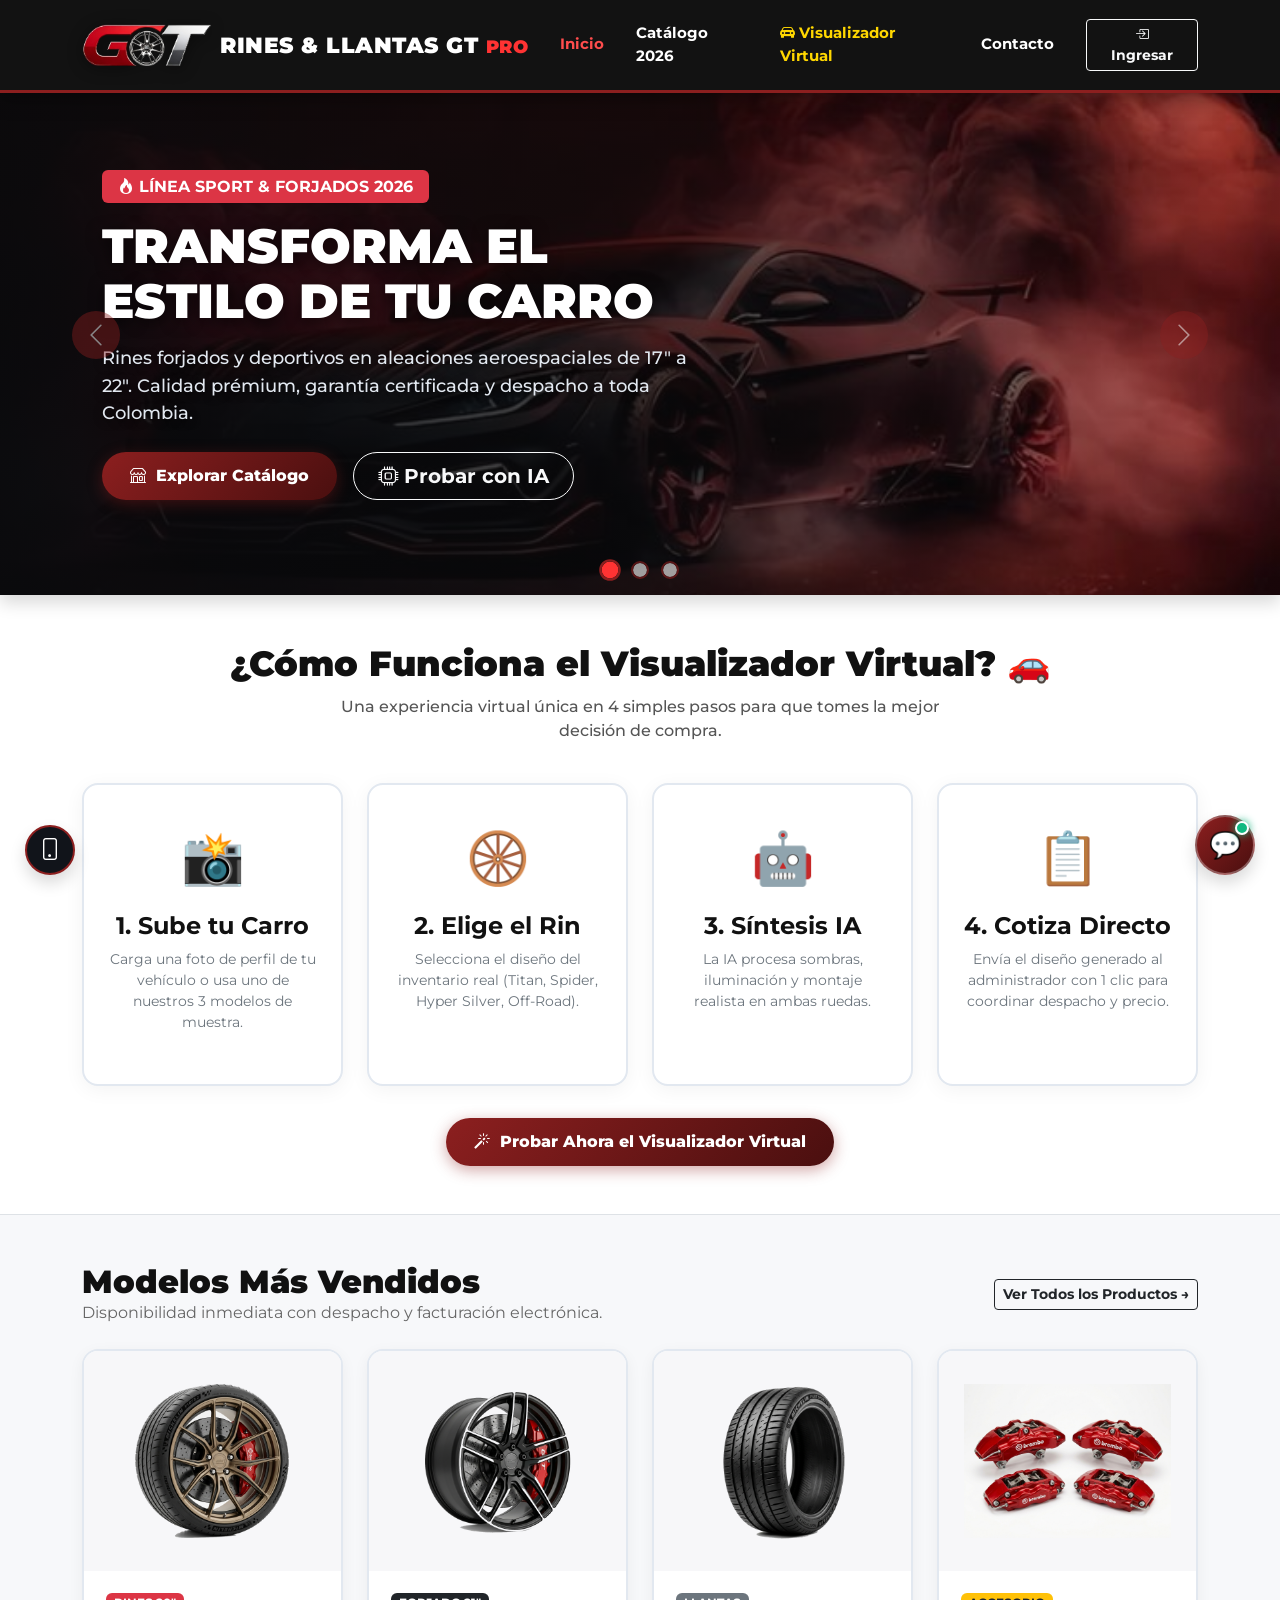
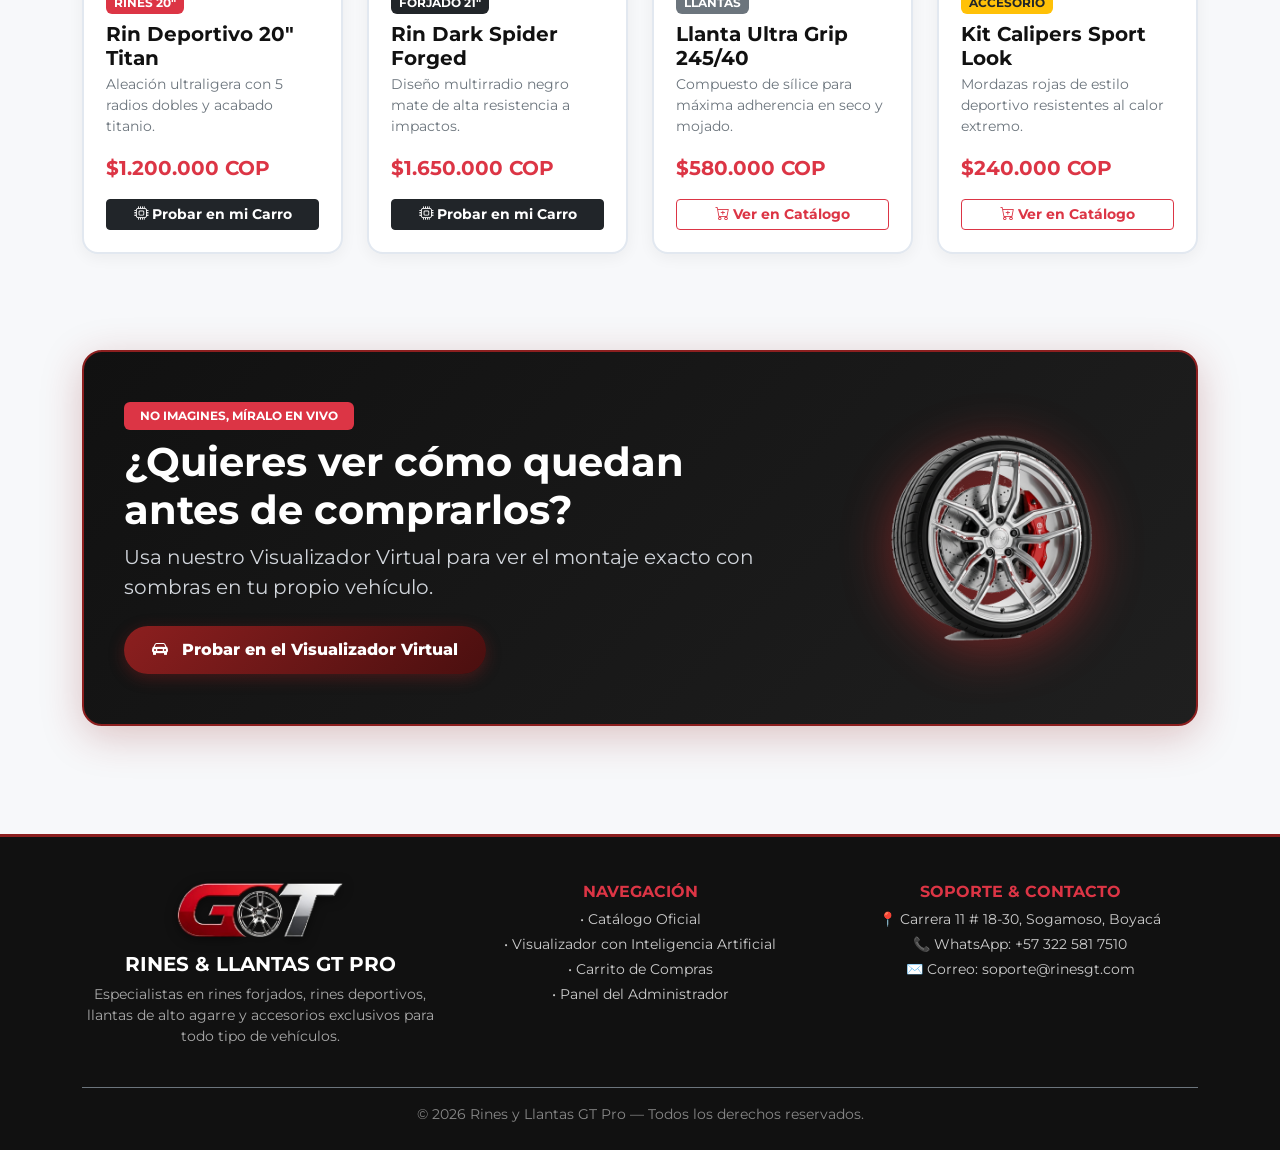
<file: index.html>
<!DOCTYPE html>
<html lang="es" data-bs-theme="light">
<head>
    <meta charset="UTF-8">
    <meta name="viewport" content="width=device-width, initial-scale=1.0, maximum-scale=1.0, user-scalable=no">
    <title>Rines y Llantas GT Pro — Lujo, Rendimiento y Visualizador Virtual</title>
    
    <link rel="icon" type="image/png" href="imagenes/favicon.png">
    <link rel="apple-touch-icon" href="imagenes/app-icon-192.png">
    <link rel="manifest" href="manifest.json">
    <meta name="theme-color" content="#8C1F1F">
    <meta name="mobile-web-app-capable" content="yes">
    <meta name="apple-mobile-web-app-status-bar-style" content="black-translucent">
    <meta name="apple-mobile-web-app-title" content="Rines GT Pro">
    
    <link href="https://cdn.jsdelivr.net/npm/bootstrap@5.3.2/dist/css/bootstrap.min.css" rel="stylesheet">
    <link rel="preconnect" href="https://fonts.googleapis.com">
    <link rel="preconnect" href="https://fonts.gstatic.com" crossorigin>
    <link href="https://fonts.googleapis.com/css2?family=Montserrat:wght@400;500;600;700;800;900&display=swap" rel="stylesheet">
    <link rel="stylesheet" href="https://cdn.jsdelivr.net/npm/bootstrap-icons@1.11.2/font/bootstrap-icons.min.css">
    <link rel="stylesheet" href="css/estilos.css?v=3.0">
    
    <style>
        :root {
            --rojo-principal: #8C1F1F;
            --rojo-oscuro: #4A0F0F;
            --rojo-vivo: #b30000;
        }

        body {
            font-family: 'Montserrat', sans-serif !important;
            background-color: #f7f8fa;
            color: #111111;
            padding-top: 75px;
        }

        /* BARRA DE NAVEGACIÓN PROFESIONAL */
        .navbar {
            background-color: #121212 !important;
            border-bottom: 3px solid var(--rojo-principal);
            padding: 14px 0;
            box-shadow: 0 4px 20px rgba(0,0,0,0.4);
        }

        .logo-texto {
            font-weight: 900;
            font-size: 1.35rem;
            color: #ffffff !important;
            letter-spacing: 0.5px;
            text-decoration: none;
        }
        .logo-texto span {
            color: #ff3333 !important;
            font-size: 1.1rem;
        }

        .nav-link {
            color: #ffffff !important;
            font-weight: 700;
            font-size: 0.95rem;
            margin: 0 8px;
            transition: all 0.2s;
        }
        .nav-link:hover, .nav-link.active {
            color: #ff4d4d !important;
        }

        /* CARRUSEL HERO IMPACTANTE */
        .carrusel-hero-item {
            height: 520px;
            background-size: cover;
            background-position: center;
            position: relative;
        }

        @media (max-width: 768px) {
            .carrusel-hero-item {
                height: 440px;
            }
        }

        .overlay-carrusel {
            position: absolute;
            top: 0;
            left: 0;
            width: 100%;
            height: 100%;
            background: linear-gradient(90deg, rgba(10,10,12,0.92) 0%, rgba(10,10,12,0.75) 50%, rgba(10,10,12,0.3) 100%);
            display: flex;
            align-items: center;
        }

        @media (max-width: 768px) {
            .overlay-carrusel {
                background: linear-gradient(180deg, rgba(10,10,12,0.85) 0%, rgba(10,10,12,0.7) 60%, rgba(10,10,12,0.9) 100%);
            }
        }

        .carrusel-caption-custom {
            max-width: 650px;
            color: #ffffff;
            text-align: left;
            padding: 0 20px;
        }

        .carrusel-caption-custom h1 {
            font-size: 3rem;
            font-weight: 900;
            line-height: 1.15;
            text-transform: uppercase;
            margin-bottom: 15px;
            text-shadow: 0 3px 15px rgba(0,0,0,0.6);
        }

        @media (max-width: 768px) {
            .carrusel-caption-custom h1 {
                font-size: 2rem;
            }
        }

        .carrusel-caption-custom p {
            font-size: 1.15rem;
            color: #e2e8f0;
            margin-bottom: 25px;
            font-weight: 500;
            text-shadow: 0 2px 8px rgba(0,0,0,0.7);
        }

        .carousel-indicators [data-bs-target] {
            width: 14px;
            height: 14px;
            border-radius: 50%;
            margin: 0 6px;
            background-color: #ffffff;
            border: 2px solid var(--rojo-principal);
            opacity: 0.6;
        }
        .carousel-indicators .active {
            opacity: 1;
            background-color: #ff3333;
            transform: scale(1.2);
        }

        .carousel-control-prev-icon, .carousel-control-next-icon {
            background-color: rgba(140, 31, 31, 0.85);
            padding: 24px;
            border-radius: 50%;
            background-size: 55%;
        }

        /* SECCIONES DESTACADAS */
        .seccion-titulo {
            text-align: center;
            font-weight: 900;
            color: #111111;
            font-size: 2.2rem;
            margin-bottom: 10px;
        }
        .seccion-subtitulo {
            text-align: center;
            color: #555555;
            max-width: 650px;
            margin: 0 auto 40px;
            font-weight: 500;
        }

        .tarjeta-feature {
            background: #ffffff;
            border-radius: 16px;
            padding: 35px 25px;
            text-align: center;
            border: 2px solid #e2e8f0;
            box-shadow: 0 4px 20px rgba(0,0,0,0.05);
            transition: all 0.3s ease;
            height: 100%;
        }
        .tarjeta-feature:hover {
            transform: translateY(-8px);
            border-color: var(--rojo-principal);
            box-shadow: 0 12px 30px rgba(140, 31, 31, 0.15);
        }
        .tarjeta-feature .icono-grande {
            font-size: 3.2rem;
            margin-bottom: 15px;
            display: inline-block;
        }

        /* TARJETAS DE PRODUCTO DESTACADO */
        .tarjeta-prod-home {
            background: #ffffff;
            border-radius: 16px;
            overflow: hidden;
            border: 2px solid #e2e8f0;
            box-shadow: 0 4px 15px rgba(0,0,0,0.05);
            transition: all 0.3s ease;
            display: flex;
            flex-direction: column;
            height: 100%;
        }
        .tarjeta-prod-home:hover {
            transform: translateY(-6px);
            border-color: var(--rojo-principal);
            box-shadow: 0 12px 25px rgba(140, 31, 31, 0.15);
        }
        .tarjeta-prod-home .caja-img {
            background: #f7f7f9;
            padding: 25px;
            text-align: center;
            height: 220px;
            display: flex;
            align-items: center;
            justify-content: center;
        }
        .tarjeta-prod-home .caja-img img {
            max-height: 170px;
            max-width: 100%;
            object-fit: contain;
            transition: transform 0.3s;
        }
        .tarjeta-prod-home:hover .caja-img img {
            transform: scale(1.08);
        }
        .tarjeta-prod-home .cuerpo {
            padding: 22px;
            display: flex;
            flex-direction: column;
            flex-grow: 1;
        }

        /* BANNER IA INTERACTIVO */
        .banner-ia-cta {
            background: linear-gradient(135deg, #111111 0%, #1f1f1f 100%);
            color: #ffffff;
            border-radius: 20px;
            padding: 50px 40px;
            border: 2px solid var(--rojo-principal);
            box-shadow: 0 10px 40px rgba(140,31,31,0.25);
            position: relative;
            overflow: hidden;
        }

        /* BOTONES GT PRO */
        .btn-gt-primario {
            background: linear-gradient(135deg, var(--rojo-principal), var(--rojo-oscuro)) !important;
            color: #ffffff !important;
            border: none;
            padding: 12px 28px;
            font-weight: 800;
            border-radius: 30px;
            transition: all 0.2s;
            text-decoration: none;
            display: inline-flex;
            align-items: center;
            gap: 10px;
            box-shadow: 0 4px 15px rgba(140, 31, 31, 0.4);
        }
        .btn-gt-primario:hover {
            background: #b30000 !important;
            transform: translateY(-2px);
            color: #ffffff !important;
        }
    </style>
</head>
<body>

    <!-- AVISO INTELIGENTE SI SE ABRE POR PROTOCOLO FILE:// -->
    <div id="avisoProtocoloFile" style="display:none; background: linear-gradient(135deg, #b30000 0%, #540D0D 100%); color: #ffffff !important; padding: 14px 24px; position: sticky; top: 0; z-index: 9999; border-bottom: 3px solid #ffcc00; font-size: 0.95rem; box-shadow: 0 4px 15px rgba(0,0,0,0.4);">
        <div class="d-flex align-items-center justify-content-between flex-wrap gap-2">
            <div class="d-flex align-items-center gap-3">
                <span style="font-size: 1.8rem;">⚠️</span>
                <div>
                    <strong style="font-size: 1.05rem;">Has abierto esta página como archivo local directo (<code>file://</code>).</strong><br>
                    <span>Para que la tienda se conecte en tiempo real con MySQL y PHP en Laragon, ábrela desde tu servidor web local:</span>
                </div>
            </div>
            <div class="d-flex gap-2 align-items-center flex-wrap">
                <a href="http://localhost/rines-gt-pro/index.html" class="btn btn-warning text-dark fw-bold px-3 py-2 shadow-sm">
                    <i class="bi bi-box-arrow-up-right me-1"></i> Abrir en http://localhost/rines-gt-pro/
                </a>
                <a href="http://rines-gt-pro.test/" class="btn btn-outline-light fw-bold px-3 py-2">
                    http://rines-gt-pro.test
                </a>
            </div>
        </div>
    </div>

    <!-- BARRA DE NAVEGACIÓN -->
    <nav class="navbar navbar-expand-lg fixed-top">
        <div class="container">
            <a class="navbar-brand d-flex align-items-center gap-2" href="index.html">
                <img src="imagenes/logo-gt-pro.png" alt="Rines y Llantas GT Pro" class="logo-navbar">
                <span class="logo-texto d-none d-sm-inline">RINES & LLANTAS GT <span>PRO</span></span>
            </a>
            <button class="navbar-toggler text-white" type="button" data-bs-toggle="collapse" data-bs-target="#navMenu">
                <span class="navbar-toggler-icon" style="filter:invert(1);"></span>
            </button>
            <div class="collapse navbar-collapse" id="navMenu">
                <ul class="navbar-nav ms-auto align-items-center">
                    <li class="nav-item"><a class="nav-link active" href="index.html">Inicio</a></li>
                    <li class="nav-item"><a class="nav-link" href="catalogo.html">Catálogo 2026</a></li>
                    <li class="nav-item">
                        <a class="nav-link" href="visualizador.html" style="color:#ffd700 !important;">
                            <i class="bi bi-car-front-fill"></i> Visualizador Virtual
                        </a>
                    </li>
                    <li class="nav-item"><a class="nav-link" href="catalogo.html#contacto">Contacto</a></li>
                    <li class="nav-item ms-lg-3">
                        <a class="btn btn-outline-light btn-sm px-3 fw-bold" href="login.html" id="botonSesion">
                            <i class="bi bi-person"></i> Ingresar
                        </a>
                    </li>
                </ul>
            </div>
        </div>
    </nav>

    <!-- ==========================================
         CARRUSEL PRINCIPAL DE CARROS Y PROMOCIONES
         ========================================== -->
    <div id="carruselHero" class="carousel slide carousel-fade shadow" data-bs-ride="carousel" data-bs-interval="4500">
        <!-- Indicadores de posición -->
        <div class="carousel-indicators">
            <button type="button" data-bs-target="#carruselHero" data-bs-slide-to="0" class="active" aria-current="true"></button>
            <button type="button" data-bs-target="#carruselHero" data-bs-slide-to="1"></button>
            <button type="button" data-bs-target="#carruselHero" data-bs-slide-to="2"></button>
        </div>

        <div class="carousel-inner">
            <!-- SLIDE 1: RINES DEPORTIVOS Y DE LUJO -->
            <div class="carousel-item active">
                <div class="carrusel-hero-item" style="background-image: url('imagenes/banner-carrusel-1.png');">
                    <div class="overlay-carrusel">
                        <div class="container">
                            <div class="carrusel-caption-custom">
                                <span class="badge bg-danger px-3 py-2 mb-3 fw-bold fs-6">
                                    <i class="bi bi-fire"></i> LÍNEA SPORT & FORJADOS 2026
                                </span>
                                <h1>Transforma el Estilo de tu Carro</h1>
                                <p>Rines forjados y deportivos en aleaciones aeroespaciales de 17" a 22". Calidad prémium, garantía certificada y despacho a toda Colombia.</p>
                                <div class="d-flex gap-3 flex-wrap">
                                    <a href="catalogo.html" class="btn-gt-primario btn-lg">
                                        <i class="bi bi-shop"></i> Explorar Catálogo
                                    </a>
                                    <a href="visualizador.html" class="btn btn-outline-light btn-lg fw-bold rounded-pill px-4">
                                        <i class="bi bi-cpu"></i> Probar con IA 
                                    </a>
                                </div>
                            </div>
                        </div>
                    </div>
                </div>
            </div>

            <!-- SLIDE 2: VISUALIZADOR CON INTELIGENCIA ARTIFICIAL -->
            <div class="carousel-item">
                <div class="carrusel-hero-item" style="background-image: url('imagenes/banner-carrusel-2.png');">
                    <div class="overlay-carrusel">
                        <div class="container">
                            <div class="carrusel-caption-custom">
                                <span class="badge bg-info text-dark px-3 py-2 mb-3 fw-bold fs-6">
                                    <i class="bi bi-magic"></i> INNOVACIÓN AUTOMOTRIZ CON IA
                                </span>
                                <h1>Pruébalos en tu Carro Antes de Comprar</h1>
                                <p>Sube la foto de tu vehículo y nuestra Inteligencia Artificial montará el rin seleccionado con sombras hiperrealistas y análisis técnico de compatibilidad.</p>
                                <div class="d-flex gap-3 flex-wrap">
                                    <a href="visualizador.html" class="btn-gt-primario btn-lg">
                                        <i class="bi bi-car-front-fill me-1"></i> Iniciar Visualizador Virtual
                                    </a>
                                    <a href="catalogo.html" class="btn btn-outline-light btn-lg fw-bold rounded-pill px-4">
                                        Ver Modelos Disponibles
                                    </a>
                                </div>
                            </div>
                        </div>
                    </div>
                </div>
            </div>

            <!-- SLIDE 3: PROMOCIÓN DEL MES: COMBOS -->
            <div class="carousel-item">
                <div class="carrusel-hero-item" style="background-image: url('imagenes/banner-carrusel-3.png');">
                    <div class="overlay-carrusel">
                        <div class="container">
                            <div class="carrusel-caption-custom">
                                <span class="badge bg-warning text-dark px-3 py-2 mb-3 fw-bold fs-6">
                                    <i class="bi bi-tag-fill"></i> OFERTA ESPECIAL DEL MES
                                </span>
                                <h1>Combos Rines + Llantas con 25% OFF</h1>
                                <p>Lleva tu juego completo de 4 rines con llantas de alto agarre, pernos de seguridad con llave codificada y montaje listo. Facturación oficial inmediata.</p>
                                <div class="d-flex gap-3 flex-wrap">
                                    <a href="catalogo.html?filtro=rines" class="btn-gt-primario btn-lg">
                                        <i class="bi bi-cart-check-fill"></i> Ver Promociones
                                    </a>
                                    <a href="https://wa.me/573225817510?text=Hola%20GT%20Pro!%20Quisiera%20asesoria%20sobre%20el%20combo%20de%20Rines%20con%20Llantas" target="_blank" class="btn btn-success btn-lg fw-bold rounded-pill px-4">
                                        <i class="bi bi-whatsapp"></i> Asesoría WhatsApp
                                    </a>
                                </div>
                            </div>
                        </div>
                    </div>
                </div>
            </div>
        </div>

        <!-- Controles Anterior / Siguiente -->
        <button class="carousel-control-prev" type="button" data-bs-target="#carruselHero" data-bs-slide="prev">
            <span class="carousel-control-prev-icon"></span>
        </button>
        <button class="carousel-control-next" type="button" data-bs-target="#carruselHero" data-bs-slide="next">
            <span class="carousel-control-next-icon"></span>
        </button>
    </div>

    <!-- ==========================================
         CÓMO FUNCIONA EL VISUALIZADOR VIRTUAL
         ========================================== -->
    <section class="py-5 bg-white border-bottom">
        <div class="container">
            <h2 class="seccion-titulo">¿Cómo Funciona el Visualizador Virtual? 🚗</h2>
            <p class="seccion-subtitulo">Una experiencia virtual única en 4 simples pasos para que tomes la mejor decisión de compra.</p>

            <div class="row g-4">
                <div class="col-md-3">
                    <div class="tarjeta-feature">
                        <span class="icono-grande">📸</span>
                        <h4 class="fw-bold mb-2">1. Sube tu Carro</h4>
                        <p class="text-secondary small">Carga una foto de perfil de tu vehículo o usa uno de nuestros 3 modelos de muestra.</p>
                    </div>
                </div>
                <div class="col-md-3">
                    <div class="tarjeta-feature">
                        <span class="icono-grande">🛞</span>
                        <h4 class="fw-bold mb-2">2. Elige el Rin</h4>
                        <p class="text-secondary small">Selecciona el diseño del inventario real (Titan, Spider, Hyper Silver, Off-Road).</p>
                    </div>
                </div>
                <div class="col-md-3">
                    <div class="tarjeta-feature">
                        <span class="icono-grande">🤖</span>
                        <h4 class="fw-bold mb-2">3. Síntesis IA</h4>
                        <p class="text-secondary small">La IA procesa sombras, iluminación y montaje realista en ambas ruedas.</p>
                    </div>
                </div>
                <div class="col-md-3">
                    <div class="tarjeta-feature">
                        <span class="icono-grande">📋</span>
                        <h4 class="fw-bold mb-2">4. Cotiza Directo</h4>
                        <p class="text-secondary small">Envía el diseño generado al administrador con 1 clic para coordinar despacho y precio.</p>
                    </div>
                </div>
            </div>

            <div class="text-center mt-4 pt-2">
                <a href="visualizador.html" class="btn-gt-primario btn-lg">
                    <i class="bi bi-magic"></i> Probar Ahora el Visualizador Virtual
                </a>
            </div>
        </div>
    </section>

    <!-- ==========================================
         PRODUCTOS DESTACADOS DEL INVENTARIO
         ========================================== -->
    <section class="py-5">
        <div class="container">
            <div class="d-flex justify-content-between align-items-center mb-4 flex-wrap">
                <div>
                    <h2 style="font-weight:900; color:#111111; margin:0;">Modelos Más Vendidos</h2>
                    <p style="color:#666; margin:0;">Disponibilidad inmediata con despacho y facturación electrónica.</p>
                </div>
                <a href="catalogo.html" class="btn btn-outline-dark fw-bold btn-sm mt-2 mt-md-0">
                    Ver Todos los Productos →
                </a>
            </div>

            <div class="row g-4">
                <!-- Producto 1 -->
                <div class="col-md-6 col-lg-3">
                    <div class="tarjeta-prod-home">
                        <div class="caja-img">
                            <img src="imagenes/rin-titan.png" alt="Rin Titanium 20">
                        </div>
                        <div class="cuerpo">
                            <span class="badge bg-danger text-white w-auto align-self-start mb-2">RINES 20"</span>
                            <h5 class="fw-bold mb-1">Rin Deportivo 20" Titan</h5>
                            <p class="text-secondary small mb-3">Aleación ultraligera con 5 radios dobles y acabado titanio.</p>
                            <div class="fw-bold fs-5 text-danger mb-3">$1.200.000 COP</div>
                            <a href="visualizador.html?rin_id=1" class="btn btn-dark w-100 btn-sm fw-bold mt-auto">
                                <i class="bi bi-cpu"></i> Probar en mi Carro
                            </a>
                        </div>
                    </div>
                </div>

                <!-- Producto 2 -->
                <div class="col-md-6 col-lg-3">
                    <div class="tarjeta-prod-home">
                        <div class="caja-img">
                            <img src="imagenes/rin-spider.png" alt="Rin Spider 21">
                        </div>
                        <div class="cuerpo">
                            <span class="badge bg-dark text-white w-auto align-self-start mb-2">FORJADO 21"</span>
                            <h5 class="fw-bold mb-1">Rin Dark Spider Forged</h5>
                            <p class="text-secondary small mb-3">Diseño multirradio negro mate de alta resistencia a impactos.</p>
                            <div class="fw-bold fs-5 text-danger mb-3">$1.650.000 COP</div>
                            <a href="visualizador.html?rin_id=5" class="btn btn-dark w-100 btn-sm fw-bold mt-auto">
                                <i class="bi bi-cpu"></i> Probar en mi Carro
                            </a>
                        </div>
                    </div>
                </div>

                <!-- Producto 3 -->
                <div class="col-md-6 col-lg-3">
                    <div class="tarjeta-prod-home">
                        <div class="caja-img">
                            <img src="imagenes/llanta-sport.png" alt="Llanta Ultra Grip">
                        </div>
                        <div class="cuerpo">
                            <span class="badge bg-secondary text-white w-auto align-self-start mb-2">LLANTAS</span>
                            <h5 class="fw-bold mb-1">Llanta Ultra Grip 245/40</h5>
                            <p class="text-secondary small mb-3">Compuesto de sílice para máxima adherencia en seco y mojado.</p>
                            <div class="fw-bold fs-5 text-danger mb-3">$580.000 COP</div>
                            <a href="catalogo.html" class="btn btn-outline-danger w-100 btn-sm fw-bold mt-auto">
                                <i class="bi bi-cart-plus"></i> Ver en Catálogo
                            </a>
                        </div>
                    </div>
                </div>

                <!-- Producto 4 -->
                <div class="col-md-6 col-lg-3">
                    <div class="tarjeta-prod-home">
                        <div class="caja-img">
                            <img src="imagenes/acc-calipers.png" alt="Calipers Rojos">
                        </div>
                        <div class="cuerpo">
                            <span class="badge bg-warning text-dark w-auto align-self-start mb-2 fw-bold">ACCESORIO</span>
                            <h5 class="fw-bold mb-1">Kit Calipers Sport Look</h5>
                            <p class="text-secondary small mb-3">Mordazas rojas de estilo deportivo resistentes al calor extremo.</p>
                            <div class="fw-bold fs-5 text-danger mb-3">$240.000 COP</div>
                            <a href="catalogo.html" class="btn btn-outline-danger w-100 btn-sm fw-bold mt-auto">
                                <i class="bi bi-cart-plus"></i> Ver en Catálogo
                            </a>
                        </div>
                    </div>
                </div>
            </div>
        </div>
    </section>

    <!-- ==========================================
         CALL TO ACTION VISUALIZADOR IA
         ========================================== -->
    <section class="py-5">
        <div class="container">
            <div class="banner-ia-cta">
                <div class="row align-items-center">
                    <div class="col-lg-8">
                        <span class="badge bg-danger px-3 py-2 mb-2 fw-bold">NO IMAGINES, MÍRALO EN VIVO</span>
                        <h2 class="display-6 fw-bold text-white mb-2">¿Quieres ver cómo quedan antes de comprarlos?</h2>
                        <p class="text-secondary mb-4 fs-5" style="color:#d1d5db !important;">
                            Usa nuestro Visualizador Virtual para ver el montaje exacto con sombras en tu propio vehículo.
                        </p>
                        <a href="visualizador.html" class="btn-gt-primario btn-lg">
                            <i class="bi bi-car-front-fill me-1"></i> Probar en el Visualizador Virtual
                        </a>
                    </div>
                    <div class="col-lg-4 text-center d-none d-lg-block">
                        <img src="imagenes/rin-silver.png" alt="Rin Hyper Silver" style="width:230px; height:230px; object-fit:contain; filter:drop-shadow(0 10px 25px rgba(255,50,50,0.4));">
                    </div>
                </div>
            </div>
        </div>
    </section>

    <!-- PIE DE PÁGINA -->
    <footer style="background:#111111; color:#ffffff; padding:45px 0 25px; border-top:3px solid var(--rojo-principal);">
        <div class="container">
            <div class="row g-4 mb-4">
                <div class="col-md-4">
                    <img src="imagenes/logo-gt-pro.png" alt="Rines y Llantas GT Pro" style="height:55px; margin-bottom:15px; filter:drop-shadow(0 2px 6px rgba(0,0,0,0.5));">
                    <h5 class="fw-bold text-white mb-2">RINES & LLANTAS GT PRO</h5>
                    <p class="text-secondary small" style="color:#aaa !important;">
                        Especialistas en rines forjados, rines deportivos, llantas de alto agarre y accesorios exclusivos para todo tipo de vehículos.
                    </p>
                </div>
                <div class="col-md-4">
                    <h6 class="fw-bold text-danger text-uppercase">Navegación</h6>
                    <ul class="list-unstyled small">
                        <li class="mb-1"><a href="catalogo.html" class="text-secondary text-decoration-none" style="color:#ccc !important;">• Catálogo Oficial</a></li>
                        <li class="mb-1"><a href="visualizador.html" class="text-secondary text-decoration-none" style="color:#ccc !important;">• Visualizador con Inteligencia Artificial</a></li>
                        <li class="mb-1"><a href="carrito.html" class="text-secondary text-decoration-none" style="color:#ccc !important;">• Carrito de Compras</a></li>
                        <li class="mb-1"><a href="admin.html" class="text-secondary text-decoration-none" style="color:#ccc !important;">• Panel del Administrador</a></li>
                    </ul>
                </div>
                <div class="col-md-4">
                    <h6 class="fw-bold text-danger text-uppercase">Soporte & Contacto</h6>
                    <p class="small text-secondary mb-1" style="color:#ccc !important;">📍 Carrera 11 # 18-30, Sogamoso, Boyacá</p>
                    <p class="small text-secondary mb-1" style="color:#ccc !important;">📞 WhatsApp: +57 322 581 7510</p>
                    <p class="small text-secondary" style="color:#ccc !important;">✉️ Correo: soporte@rinesgt.com</p>
                </div>
            </div>
            <div class="text-center pt-3 border-top border-secondary small" style="color:#888;">
                © 2026 Rines y Llantas GT Pro — Todos los derechos reservados.
            </div>
        </div>
    </footer>

    <script src="https://cdn.jsdelivr.net/npm/bootstrap@5.3.2/dist/js/bootstrap.bundle.min.js"></script>
    <script src="js/auth.js?v=3.0"></script>
    <script src="js/movil-pwa.js?v=3.0"></script>
    <script>
    document.addEventListener('DOMContentLoaded', function() {
        if (window.location.protocol === 'file:') {
            const aviso = document.getElementById('avisoProtocoloFile');
            if (aviso) aviso.style.display = 'block';
        }

        const carrito = JSON.parse(localStorage.getItem('carrito') || '[]');
        const totalItems = carrito.reduce((sum, item) => sum + (parseInt(item.cantidad) || 1), 0);
        const b = document.getElementById('badgeIndexCarrito');
        if (b) b.textContent = totalItems;
    });
    </script>
</body>
</html>
</file>
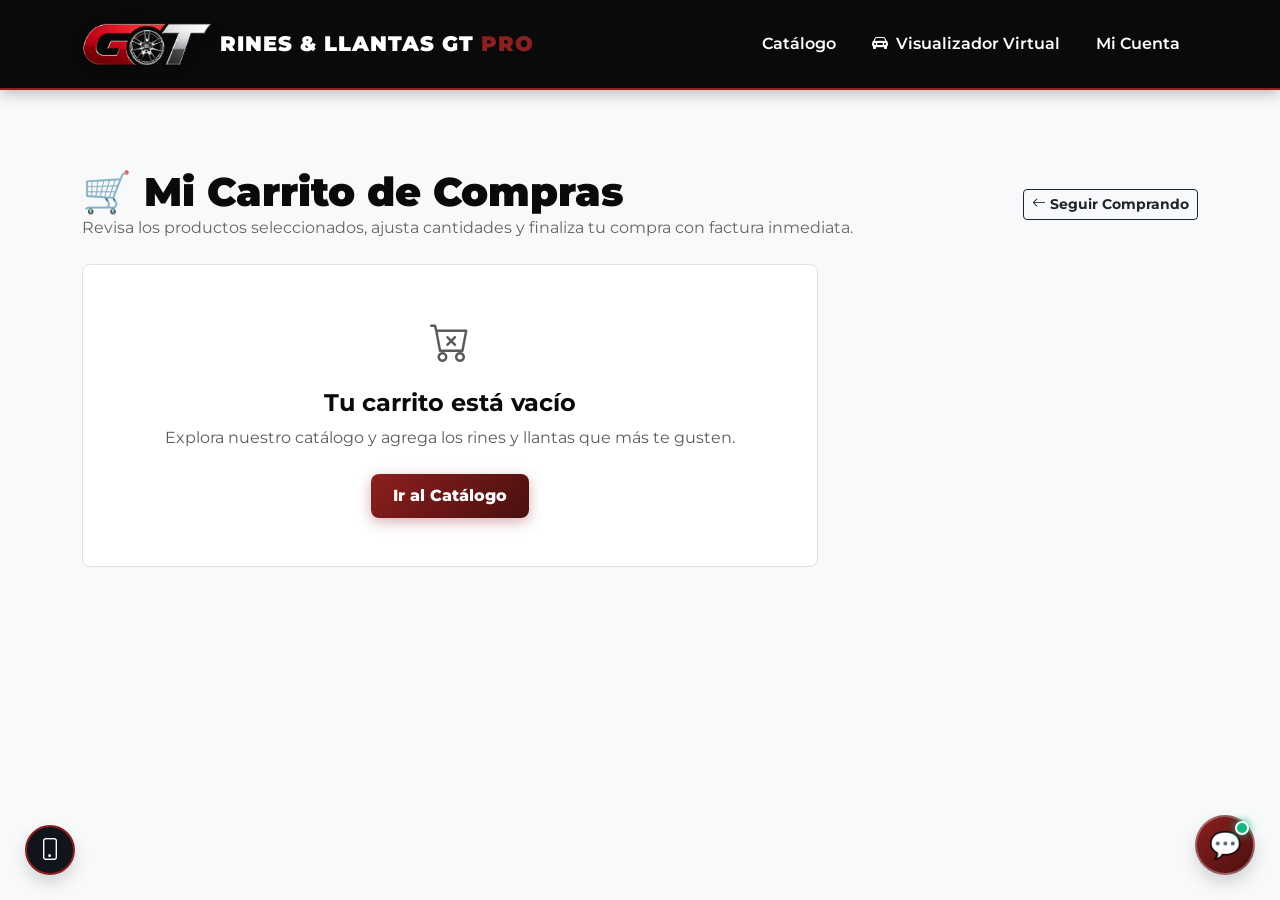
<file: carrito.html>
<!DOCTYPE html>
<html lang="es">
<head>
    <meta charset="UTF-8">
    <meta name="viewport" content="width=device-width, initial-scale=1.0, maximum-scale=1.0, user-scalable=no">
    <title>Mi Carrito de Compras — Rines y Llantas GT Pro</title>
    
    <link rel="icon" type="image/png" href="imagenes/favicon.png">
    <link rel="apple-touch-icon" href="imagenes/app-icon-192.png">
    <link rel="manifest" href="manifest.json">
    <meta name="theme-color" content="#8C1F1F">
    <meta name="mobile-web-app-capable" content="yes">
    <meta name="apple-mobile-web-app-status-bar-style" content="black-translucent">
    <meta name="apple-mobile-web-app-title" content="Rines GT Pro">
    
    <link href="https://cdn.jsdelivr.net/npm/bootstrap@5.3.2/dist/css/bootstrap.min.css" rel="stylesheet">
    <link rel="preconnect" href="https://fonts.googleapis.com">
    <link rel="preconnect" href="https://fonts.gstatic.com" crossorigin>
    <link href="https://fonts.googleapis.com/css2?family=Montserrat:wght@400;500;600;700;800;900&display=swap" rel="stylesheet">
    <link rel="stylesheet" href="https://cdn.jsdelivr.net/npm/bootstrap-icons@1.11.2/font/bootstrap-icons.min.css">
    <link rel="stylesheet" href="css/estilos.css">
    
    <style>
        body { 
            background: #f8f9fa; 
            min-height: 100vh;
            font-family: 'Montserrat', sans-serif;
        }
        .item-carrito-card {
            background: white;
            border-radius: 14px;
            padding: 20px 24px;
            margin-bottom: 15px;
            border: 1px solid #eee;
            box-shadow: 0 2px 10px rgba(0,0,0,0.03);
            transition: transform 0.2s;
        }
        .item-carrito-card:hover {
            border-color: #ddd;
        }
        .resumen-compra-caja {
            background: white;
            border-radius: 16px;
            padding: 30px;
            border: 1px solid #eee;
            box-shadow: 0 4px 20px rgba(0,0,0,0.06);
            position: sticky;
            top: 90px;
        }

        /* Factura para imprimir */
        @media print {
            body * { visibility: hidden; }
            #areaFacturaImprimibleCarrito, #areaFacturaImprimibleCarrito * { visibility: visible; }
            #areaFacturaImprimibleCarrito { position: absolute; left: 0; top: 0; width: 100%; }
            .no-imprimir { display: none !important; }
        }
    </style>
</head>
<body>

    <!-- NAVEGACIÓN -->
    <nav class="navbar navbar-expand-lg fixed-top">
        <div class="container">
            <a class="navbar-brand d-flex align-items-center gap-2" href="index.html">
                <img src="imagenes/logo-gt-pro.png" alt="Rines y Llantas GT Pro" class="logo-navbar">
                <span class="logo-texto d-none d-sm-inline">RINES & LLANTAS GT <span>PRO</span></span>
            </a>
            <div class="collapse navbar-collapse">
                <ul class="navbar-nav ms-auto align-items-center">
                    <li class="nav-item"><a class="nav-link" href="catalogo.html">Catálogo</a></li>
                    <li class="nav-item"><a class="nav-link" href="visualizador.html"><i class="bi bi-car-front-fill me-1"></i> Visualizador Virtual</a></li>
                    <li class="nav-item"><a class="nav-link" href="panel-cliente.html" id="linkCuentaNav">Mi Cuenta</a></li>
                </ul>
            </div>
        </div>
    </nav>

    <div class="container py-5" style="margin-top: 50px;">
        <div class="d-flex justify-content-between align-items-center mb-4">
            <div>
                <h1 style="font-weight:900; color:var(--rojo-oscuro); margin:0;">🛒 Mi Carrito de Compras</h1>
                <p style="color:#666; margin:0;">Revisa los productos seleccionados, ajusta cantidades y finaliza tu compra con factura inmediata.</p>
            </div>
            <a href="catalogo.html" class="btn btn-outline-dark btn-sm fw-bold">
                <i class="bi bi-arrow-left"></i> Seguir Comprando
            </a>
        </div>

        <div class="row g-4">
            <!-- Columna Izquierda: Lista de Productos -->
            <div class="col-lg-8">
                <div id="contenedorListaCarrito">
                    <div class="text-center py-5 bg-white rounded-3 p-4 border">
                        <i class="bi bi-cart-x fs-1 text-muted"></i>
                        <h4 class="mt-3 fw-bold">Tu carrito está vacío</h4>
                        <p class="text-muted">Explora nuestro catálogo y agrega los rines y llantas que más te gusten.</p>
                        <a href="catalogo.html" class="btn btn-gt-primario mt-2">Ir al Catálogo</a>
                    </div>
                </div>
            </div>

            <!-- Columna Derecha: Liquidación y Checkout -->
            <div class="col-lg-4">
                <div class="resumen-compra-caja" id="cajaResumenCompra" style="display:none;">
                    <h5 style="font-weight:800; color:#1a1a1a; margin-bottom:20px;">Resumen de la Orden</h5>
                    
                    <div class="d-flex justify-content-between mb-2">
                        <span class="text-muted">Subtotal:</span>
                        <span class="fw-bold" id="resumenSubtotal">$0</span>
                    </div>
                    <div class="d-flex justify-content-between mb-2">
                        <span class="text-muted">IVA Estimado (19%):</span>
                        <span class="fw-bold" id="resumenIva">$0</span>
                    </div>
                    <hr>
                    <div class="d-flex justify-content-between align-items-center mb-4">
                        <span class="fs-5 fw-bold">Total:</span>
                        <span class="fs-4 fw-bold" style="color:var(--rojo-principal);" id="resumenTotal">$0</span>
                    </div>

                    <!-- Datos del cliente para facturar -->
                    <div class="mb-3">
                        <label class="form-label small fw-bold">Nombre Completo *</label>
                        <input type="text" id="chkNombre" class="form-control" placeholder="Tu nombre completo">
                    </div>
                    <div class="row g-2 mb-3">
                        <div class="col-6">
                            <label class="form-label small fw-bold">Teléfono / WhatsApp *</label>
                            <input type="tel" id="chkTel" class="form-control" placeholder="322 581 7510">
                        </div>
                        <div class="col-6">
                            <label class="form-label small fw-bold">Cédula / NIT</label>
                            <input type="text" id="chkDoc" class="form-control" placeholder="1049...">
                        </div>
                    </div>

                    <!-- Modalidad de Entrega (2 opciones pedidas por el usuario) -->
                    <div class="mb-3 p-3 bg-light rounded border">
                        <label class="form-label small fw-bold text-dark d-block mb-2">
                            <i class="bi bi-box-seam me-1 text-danger"></i> ¿Cómo deseas recibir tus productos? *
                        </label>
                        <div class="btn-group w-100 mb-3" role="group">
                            <input type="radio" class="btn-check" name="chkModoEntrega" id="radioDomicilio" value="domicilio" checked onchange="cambiarModoEntrega('domicilio')">
                            <label class="btn btn-outline-danger fw-bold py-2" for="radioDomicilio">
                                <i class="bi bi-truck me-1"></i> Envío a Domicilio
                            </label>

                            <input type="radio" class="btn-check" name="chkModoEntrega" id="radioRecoger" value="recoger" onchange="cambiarModoEntrega('recoger')">
                            <label class="btn btn-outline-dark fw-bold py-2" for="radioRecoger">
                                <i class="bi bi-shop me-1"></i> Apartar y Recoger en Tienda
                            </label>
                        </div>

                        <!-- Opción 1: Envío a Domicilio -->
                        <div id="cajaModoDomicilio">
                            <label class="form-label small fw-bold">Dirección de Entrega y Ciudad *</label>
                            <input type="text" id="chkDir" class="form-control" placeholder="Ej: Carrera 25 # 11-105, Sogamoso">
                            <small class="text-muted d-block mt-1">Te notificaremos en tu panel cuando el pedido vaya en camino.</small>
                        </div>

                        <!-- Opción 2: Apartar y Recoger en Tienda -->
                        <div id="cajaModoRecoger" style="display:none;">
                            <label class="form-label small fw-bold text-danger">
                                <i class="bi bi-calendar-check-fill me-1"></i> ¿Qué día pasas a recoger tus rines o llantas? *
                            </label>
                            <input type="date" id="chkFechaRecogida" class="form-control fw-bold mb-2">
                            <div class="small text-muted p-2 bg-white rounded border">
                                📍 <strong>Taller Principal GT Pro:</strong> Carrera 11 # 18-30, Sogamoso, Boyacá.<br>
                                👨‍🔧 <strong>Apartado Seguro:</strong> El administrador te reservará los productos en bodega para entregártelos o montártelos el día acordado.
                            </div>
                        </div>
                    </div>

                    <div class="mb-3">
                        <label class="form-label small fw-bold">Notas o Instrucciones Especiales (Opcional)</label>
                        <input type="text" id="chkNotas" class="form-control" placeholder="Ej: Llamar antes de entregar, rin para Mazda 3...">
                    </div>

                    <div class="mb-4">
                        <label class="form-label small fw-bold">Método de Pago</label>
                        <select id="chkMetodo" class="form-select">
                            <option value="Transferencia (Nequi / Daviplata / Bancolombia)">📱 Transferencia (Nequi / Daviplata / Bancolombia)</option>
                            <option value="Tarjeta de Crédito / Débito">💳 Tarjeta Crédito / Débito</option>
                            <option value="Pago en Tienda / Contra Entrega">💵 Pago en Tienda / Contra Entrega</option>
                        </select>
                    </div>

                    <button class="btn btn-gt-primario w-100 py-3 fw-bold mb-2 fs-6 shadow" id="btnFinalizarCompra" onclick="finalizarCompraCarrito()">
                        <i class="bi bi-bag-check-fill"></i> <span id="lblBtnFinalizar">Finalizar Compra y Generar Factura</span>
                    </button>
                    
                    <button class="btn btn-outline-success w-100 py-2 fw-bold mb-2 btn-sm" onclick="cotizarCarritoPorWhatsApp()">
                        <i class="bi bi-whatsapp"></i> Cotizar Carrito por WhatsApp
                    </button>

                    <button class="btn btn-outline-secondary w-100 py-2 btn-sm" onclick="solicitarCotizacionFormalCarrito()">
                        <i class="bi bi-file-earmark-text"></i> Solicitar Cotización Formal
                    </button>
                    
                    <p id="msgCheckoutFeedback" class="text-center mt-2 fw-bold small"></p>
                </div>
            </div>
        </div>
    </div>

    <!-- MODAL DE FACTURA GENERADA -->
    <div class="modal fade" id="modalFacturaCheckout" tabindex="-1" aria-hidden="true">
        <div class="modal-dialog modal-lg">
            <div class="modal-content">
                <div class="modal-header bg-dark text-white no-imprimir">
                    <h5 class="modal-title fw-bold">¡Compra Exitosa! Factura Electrónica Generada</h5>
                    <button type="button" class="btn-close btn-close-white" data-bs-dismiss="modal"></button>
                </div>
                <div class="modal-body p-4" id="areaFacturaImprimibleCarrito">
                    <div style="background:white; padding:30px; border:1px solid #ddd; border-radius:8px;">
                        <div class="d-flex justify-content-between border-bottom pb-3 mb-3">
                            <div>
                                <h3 style="font-weight:900; color:var(--rojo-principal); margin:0;">RINES & LLANTAS GT PRO</h3>
                                <p style="margin:2px 0; color:#555; font-size:0.88rem;">NIT: 901.458.712-4 — Régimen Común</p>
                                <p style="margin:2px 0; color:#555; font-size:0.88rem;">Carrera 11 # 18-30, Sogamoso, Boyacá</p>
                                <p style="margin:2px 0; color:#555; font-size:0.88rem;">Tel: (608) 770 1234 — WhatsApp: +57 312 345 6789</p>
                            </div>
                            <div class="text-end">
                                <div style="font-size:1.3rem; font-weight:900;" id="chkFacNum">FAC-0000</div>
                                <div class="text-muted small" id="chkFacFecha"></div>
                                <span class="badge bg-success mt-2">PAGADO</span>
                            </div>
                        </div>

                        <div class="p-3 mb-3" style="background:#f9f9f9; border-radius:8px;">
                            <strong>Cliente:</strong> <span id="chkFacNombre"></span><br>
                            <strong>Teléfono:</strong> <span id="chkFacTel"></span> | <strong>Dirección:</strong> <span id="chkFacDir"></span><br>
                            <strong>Método de Pago:</strong> <span id="chkFacMetodo"></span>
                        </div>

                        <table class="table table-bordered mb-3">
                            <thead class="table-light">
                                <tr>
                                    <th>Producto</th>
                                    <th class="text-center">Cant.</th>
                                    <th class="text-end">Precio Unit.</th>
                                    <th class="text-end">Subtotal</th>
                                </tr>
                            </thead>
                            <tbody id="chkFacTbody"></tbody>
                            <tfoot>
                                <tr>
                                    <td colspan="3" class="text-end fw-bold">Subtotal:</td>
                                    <td class="text-end fw-bold" id="chkFacSub">$0</td>
                                </tr>
                                <tr>
                                    <td colspan="3" class="text-end fw-bold">IVA (19%):</td>
                                    <td class="text-end fw-bold" id="chkFacIva">$0</td>
                                </tr>
                                <tr class="table-dark">
                                    <td colspan="3" class="text-end fw-bold fs-5">TOTAL:</td>
                                    <td class="text-end fw-bold fs-5" style="color:#ff6b6b;" id="chkFacTotal">$0</td>
                                </tr>
                            </tfoot>
                        </table>

                        <p class="text-center text-muted small mt-4 pt-2 border-top">
                            ¡Gracias por comprar en <strong>Rines y Llantas GT Pro</strong>! El inventario ha sido actualizado automáticamente.
                        </p>
                    </div>
                </div>
                <div class="modal-footer no-imprimir d-flex justify-content-between flex-wrap gap-2">
                    <a href="panel-cliente.html" class="btn btn-outline-danger fw-bold">
                        <i class="bi bi-speedometer2 me-1"></i> Ir a Mi Panel (Rastrear Pedido)
                    </a>
                    <div>
                        <button type="button" class="btn btn-secondary" data-bs-dismiss="modal">Cerrar</button>
                        <button type="button" class="btn btn-gt-primario" onclick="window.print()">
                            <i class="bi bi-printer"></i> Imprimir Factura (PDF)
                        </button>
                    </div>
                </div>
            </div>
        </div>
    </div>

    <script src="https://cdn.jsdelivr.net/npm/bootstrap@5.3.2/dist/js/bootstrap.bundle.min.js"></script>
    <script>
        let carrito = [];
        let modalFacturaBs = null;

        document.addEventListener('DOMContentLoaded', async function() {
            modalFacturaBs = new bootstrap.Modal(document.getElementById('modalFacturaCheckout'));

            // Cargar carrito de localStorage
            carrito = JSON.parse(localStorage.getItem('carrito') || '[]');

            // Autocompletar datos si hay sesión
            if (localStorage.getItem('sesionActivaCliente') === 'true') {
                document.getElementById('chkNombre').value = localStorage.getItem('nombreCliente') || '';
                document.getElementById('linkCuentaNav').textContent = localStorage.getItem('nombreCliente') || 'Mi Cuenta';
                
                // Obtener datos completos de perfil
                try {
                    const res = await fetch('api/auth.php?accion=perfil&id=' + (localStorage.getItem('clienteId') || 1));
                    const data = await res.json();
                    if (data.exito && data.cliente) {
                        document.getElementById('chkTel').value = data.cliente.telefono || '';
                        document.getElementById('chkDir').value = (data.cliente.direccion ? data.cliente.direccion + ', ' : '') + (data.cliente.ciudad || '');
                    }
                } catch (e) {}
            }

            // Inicializar fecha mínima para apartar y recoger (a partir de mañana)
            const inputFecha = document.getElementById('chkFechaRecogida');
            if (inputFecha) {
                const manana = new Date();
                manana.setDate(manana.getDate() + 1);
                inputFecha.min = manana.toISOString().split('T')[0];
                inputFecha.value = manana.toISOString().split('T')[0];
            }

            renderizarCarrito();
        });

        function cambiarModoEntrega(modo) {
            const domBox = document.getElementById('cajaModoDomicilio');
            const recBox = document.getElementById('cajaModoRecoger');
            const lblBtn = document.getElementById('lblBtnFinalizar');

            if (modo === 'recoger') {
                domBox.style.display = 'none';
                recBox.style.display = 'block';
                if (lblBtn) lblBtn.textContent = 'Apartar Productos y Recoger en Tienda';
            } else {
                domBox.style.display = 'block';
                recBox.style.display = 'none';
                if (lblBtn) lblBtn.textContent = 'Confirmar Compra con Envío a Domicilio';
            }
        }

        function renderizarCarrito() {
            const cont = document.getElementById('contenedorListaCarrito');
            const cajaResumen = document.getElementById('cajaResumenCompra');

            if (carrito.length === 0) {
                cajaResumen.style.display = 'none';
                cont.innerHTML = `
                <div class="text-center py-5 bg-white rounded-3 p-4 border">
                    <i class="bi bi-cart-x fs-1 text-muted"></i>
                    <h4 class="mt-3 fw-bold">Tu carrito está vacío</h4>
                    <p class="text-muted">Explora nuestro catálogo y agrega los rines y llantas que más te gusten.</p>
                    <a href="catalogo.html" class="btn btn-gt-primario mt-2">Ir al Catálogo</a>
                </div>`;
                return;
            }

            cajaResumen.style.display = 'block';
            let html = '';
            let subtotalTotal = 0;

            carrito.forEach((item, idx) => {
                const cant = parseInt(item.cantidad) || 1;
                const precio = parseFloat(item.precio) || 0;
                const sub = cant * precio;
                subtotalTotal += sub;
                const img = item.imagen || 'imagenes/rin-titan.png';

                html += `
                <div class="item-carrito-card">
                    <div class="row align-items-center g-3">
                        <div class="col-auto">
                            <img src="${img}" alt="${item.nombre}" style="width:75px; height:75px; object-fit:contain; border-radius:10px; background:#f7f7f9; padding:5px; border:1px solid #eee;">
                        </div>
                        <div class="col">
                            <span class="badge bg-dark small mb-1">${item.codigo || 'GT'}</span>
                            <h5 style="font-weight:800; margin:0; font-size:1.05rem;">${item.nombre}</h5>
                            <div class="text-muted small">${item.categoria || ''}</div>
                            <div class="fw-bold text-danger mt-1">$${precio.toLocaleString('es-CO')} c/u</div>
                        </div>
                        <div class="col-auto">
                            <div class="input-group input-group-sm" style="width:110px;">
                                <button class="btn btn-outline-secondary" onclick="cambiarCantidad(${idx}, -1)">−</button>
                                <input type="text" class="form-control text-center bg-white" readonly value="${cant}">
                                <button class="btn btn-outline-secondary" onclick="cambiarCantidad(${idx}, 1)">+</button>
                            </div>
                        </div>
                        <div class="col-auto text-end" style="min-width:120px;">
                            <div class="fw-bold fs-6 text-dark">$${sub.toLocaleString('es-CO')}</div>
                            <button class="btn btn-link text-danger p-0 small text-decoration-none" onclick="eliminarDelCarrito(${idx})">
                                <i class="bi bi-trash"></i> Eliminar
                            </button>
                        </div>
                    </div>
                </div>`;
            });

            cont.innerHTML = html;

            const iva = Math.round(subtotalTotal * 0.19);
            const total = subtotalTotal + iva;

            document.getElementById('resumenSubtotal').textContent = '$' + subtotalTotal.toLocaleString('es-CO');
            document.getElementById('resumenIva').textContent = '$' + iva.toLocaleString('es-CO');
            document.getElementById('resumenTotal').textContent = '$' + total.toLocaleString('es-CO');
        }

        function cambiarCantidad(idx, delta) {
            const nueva = (parseInt(carrito[idx].cantidad) || 1) + delta;
            if (nueva <= 0) {
                carrito.splice(idx, 1);
            } else {
                carrito[idx].cantidad = nueva;
            }
            guardarCarritoYRefrescar();
        }

        function eliminarDelCarrito(idx) {
            carrito.splice(idx, 1);
            guardarCarritoYRefrescar();
        }

        function guardarCarritoYRefrescar() {
            localStorage.setItem('carrito', JSON.stringify(carrito));
            renderizarCarrito();
        }

        // ========== FINALIZAR COMPRA Y FACTURAR ==========
        async function finalizarCompraCarrito() {
            if (carrito.length === 0) return;

            const nombre = document.getElementById('chkNombre').value.trim();
            const tel = document.getElementById('chkTel').value.trim();
            const doc = document.getElementById('chkDoc').value.trim() || '222222222222';
            const metodo = document.getElementById('chkMetodo').value;
            const notas = document.getElementById('chkNotas') ? document.getElementById('chkNotas').value.trim() : '';

            const radioModo = document.querySelector('input[name="chkModoEntrega"]:checked');
            const modoEntrega = radioModo ? radioModo.value : 'domicilio';
            let dir = document.getElementById('chkDir').value.trim();
            let fechaRecogida = document.getElementById('chkFechaRecogida') ? document.getElementById('chkFechaRecogida').value : '';

            if (!nombre || !tel) {
                alert('⚠️ Por favor completa tu nombre y número de WhatsApp para la factura.');
                return;
            }

            if (modoEntrega === 'recoger') {
                if (!fechaRecogida) {
                    alert('⚠️ Por favor selecciona qué fecha pasarás a recoger tus productos a la tienda.');
                    return;
                }
                if (!dir) {
                    dir = 'Apartado en Sede GT Pro — Recogida programada: ' + fechaRecogida;
                }
            } else {
                if (!dir) {
                    alert('⚠️ Por favor ingresa la dirección de entrega y ciudad para tu despacho.');
                    return;
                }
            }

            const btn = document.getElementById('btnFinalizarCompra');
            const msg = document.getElementById('msgCheckoutFeedback');
            btn.disabled = true;
            btn.textContent = (modoEntrega === 'recoger') ? 'Apartando productos en bodega...' : 'Procesando orden y emitiendo factura...';

            const payload = {
                cliente_id: localStorage.getItem('clienteId') || null,
                cliente_email: localStorage.getItem('emailCliente') || '',
                cliente_nombre: nombre,
                cliente_documento: doc,
                cliente_telefono: tel,
                cliente_direccion: dir,
                tipo_entrega: modoEntrega,
                fecha_recogida: (modoEntrega === 'recoger') ? fechaRecogida : null,
                notas_entrega: notas,
                metodo_pago: metodo,
                items: carrito.map(i => ({
                    producto_id: i.id,
                    cantidad: i.cantidad
                }))
            };

            try {
                const res = await fetch('api/ventas.php', {
                    method: 'POST',
                    headers: {'Content-Type': 'application/json'},
                    body: JSON.stringify(payload)
                });
                const data = await res.json();

                if (data.exito) {
                    msg.textContent = '✅ ' + data.mensaje;
                    msg.style.color = 'green';

                    // Mostrar Factura
                    const f = data.factura;
                    document.getElementById('chkFacNum').textContent = f.numero_factura;
                    document.getElementById('chkFacFecha').textContent = f.fecha;
                    document.getElementById('chkFacNombre').textContent = f.cliente_nombre;
                    document.getElementById('chkFacTel').textContent = f.cliente_telefono;
                    document.getElementById('chkFacDir').textContent = f.cliente_direccion;
                    document.getElementById('chkFacMetodo').textContent = f.metodo_pago;

                    const tbody = document.getElementById('chkFacTbody');
                    tbody.innerHTML = '';
                    (f.detalles || []).forEach(d => {
                        tbody.innerHTML += `
                        <tr>
                            <td>${d.nombre || d.nombre_producto}</td>
                            <td class="text-center">${d.cantidad}</td>
                            <td class="text-end">$${Number(d.precio_unitario).toLocaleString('es-CO')}</td>
                            <td class="text-end fw-bold">$${Number(d.subtotal).toLocaleString('es-CO')}</td>
                        </tr>`;
                    });

                    document.getElementById('chkFacSub').textContent = '$' + Number(f.subtotal).toLocaleString('es-CO');
                    document.getElementById('chkFacIva').textContent = '$' + Number(f.iva).toLocaleString('es-CO');
                    document.getElementById('chkFacTotal').textContent = '$' + Number(f.total).toLocaleString('es-CO');

                    // Vaciar carrito
                    carrito = [];
                    localStorage.removeItem('carrito');
                    renderizarCarrito();

                    modalFacturaBs.show();
                } else {
                    msg.textContent = '⚠️ ' + data.mensaje;
                    msg.style.color = '#dc3545';
                    alert('Error en la venta: ' + data.mensaje);
                }
            } catch (err) {
                msg.textContent = 'Error de conexión con el servidor.';
                msg.style.color = '#dc3545';
            } finally {
                btn.disabled = false;
                btn.innerHTML = '<i class="bi bi-bag-check-fill"></i> Finalizar Compra y Generar Factura';
            }
        }

        function cotizarCarritoPorWhatsApp() {
            if (carrito.length === 0) return;
            const nombre = document.getElementById('chkNombre').value.trim() || 'Cliente';
            const itemsTxt = carrito.map(i => `• ${i.cantidad}x ${i.nombre} ($${Number(i.precio).toLocaleString('es-CO')} c/u)`).join('\n');
            const total = carrito.reduce((s, i) => s + (i.cantidad * i.precio), 0);

            const mensaje = `¡Hola Rines y Llantas GT Pro! \nSoy *${nombre}* y deseo cotizar estos productos de mi carrito:\n\n${itemsTxt}\n\n*Total Estimado:* $${total.toLocaleString('es-CO')}\n\n¿Tienen disponibilidad y despacho inmediato? ¡Gracias!`;
            window.open(`https://wa.me/573225817510?text=${encodeURIComponent(mensaje)}`, '_blank');
        }

        async function solicitarCotizacionFormalCarrito() {
            if (carrito.length === 0) return;
            const nombre = document.getElementById('chkNombre').value.trim() || 'Cliente Registrado';
            const tel = document.getElementById('chkTel').value.trim() || '3123456789';
            const itemsResumen = carrito.map(i => `${i.cantidad}x ${i.nombre}`).join(' | ');
            const total = carrito.reduce((s, i) => s + (i.cantidad * i.precio), 0);

            try {
                const res = await fetch('api/cotizaciones.php', {
                    method: 'POST',
                    headers: {'Content-Type': 'application/json'},
                    body: JSON.stringify({
                        nombre: nombre,
                        whatsapp: tel,
                        producto: 'Cotización Múltiple de Carrito',
                        mensaje: itemsResumen,
                        total: total,
                        cliente_id: localStorage.getItem('clienteId') || null
                    })
                });
                const data = await res.json();
                if (data.exito) {
                    alert('✅ ' + data.mensaje);
                } else {
                    alert('⚠️ ' + data.mensaje);
                }
            } catch (e) {
                alert('Error al solicitar cotización.');
            }
        }
    </script>
    <script src="js/movil-pwa.js"></script>
</body>
</html>
</file>
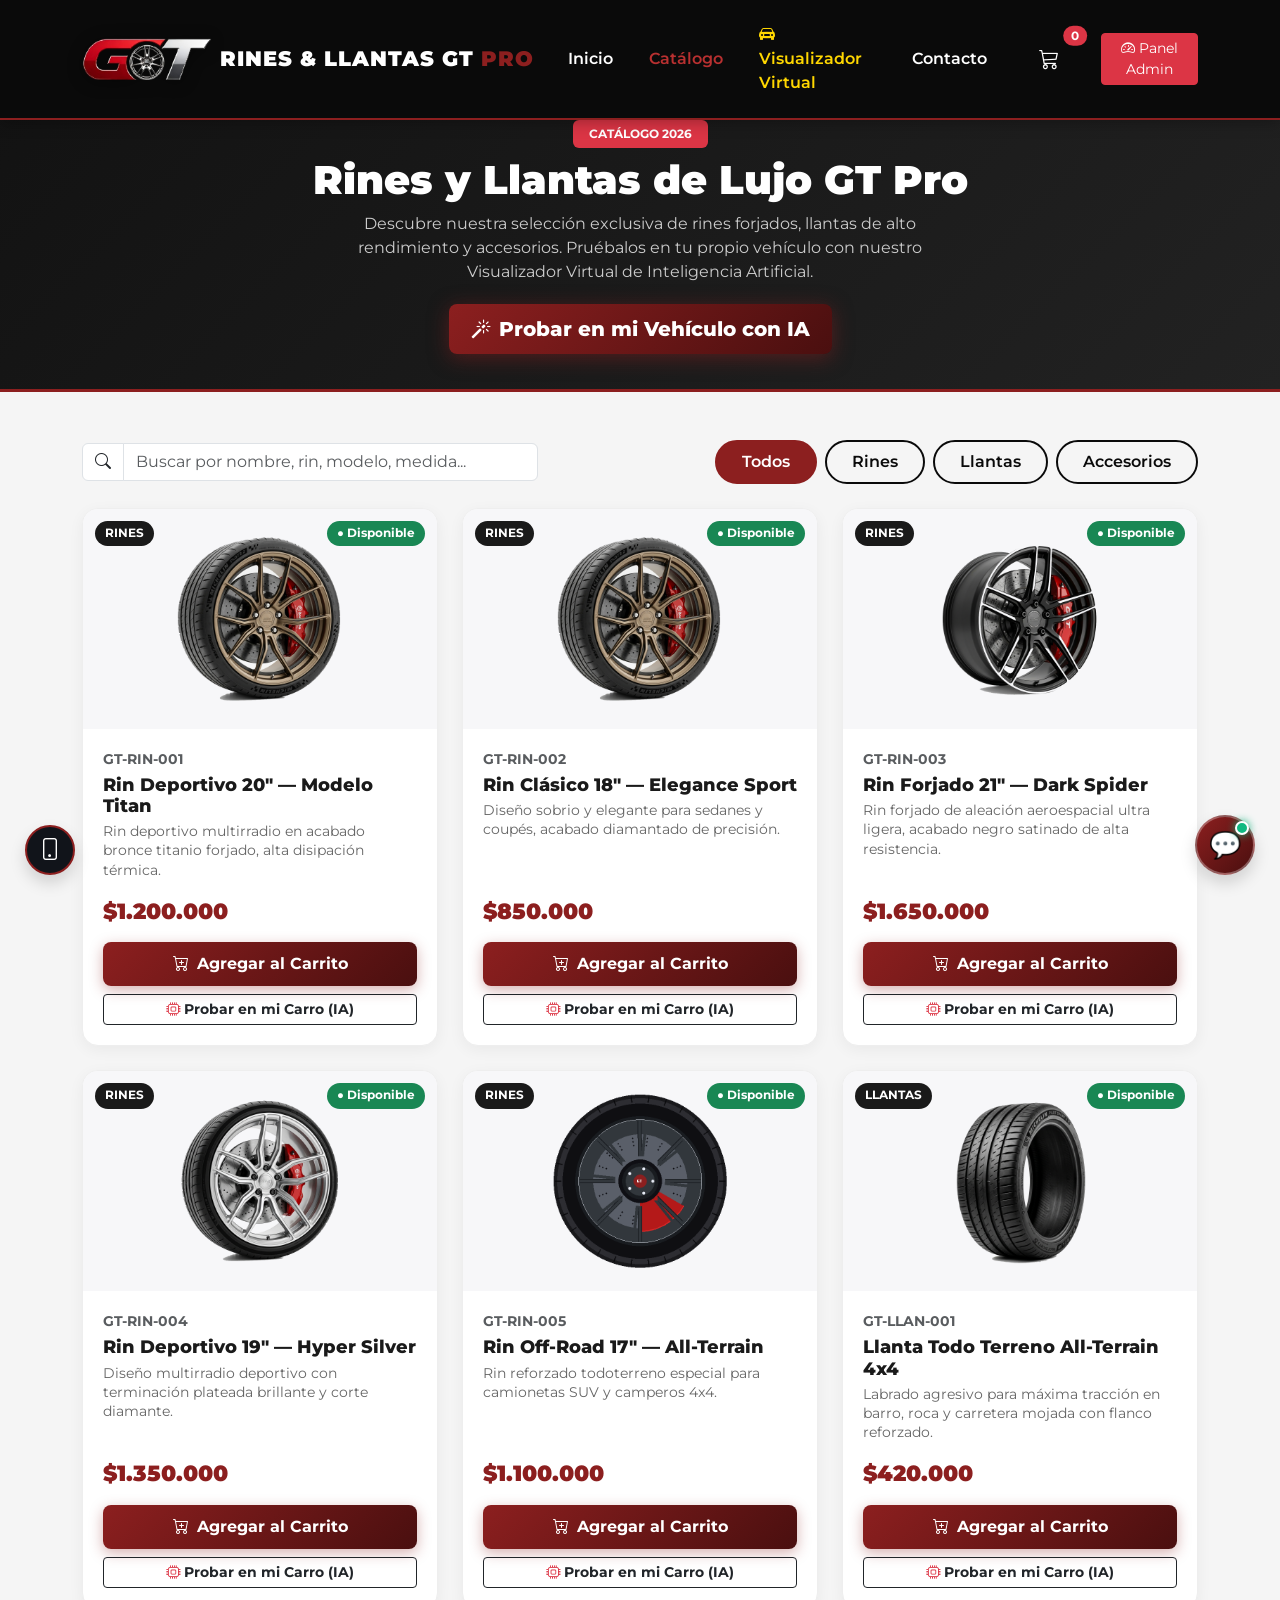
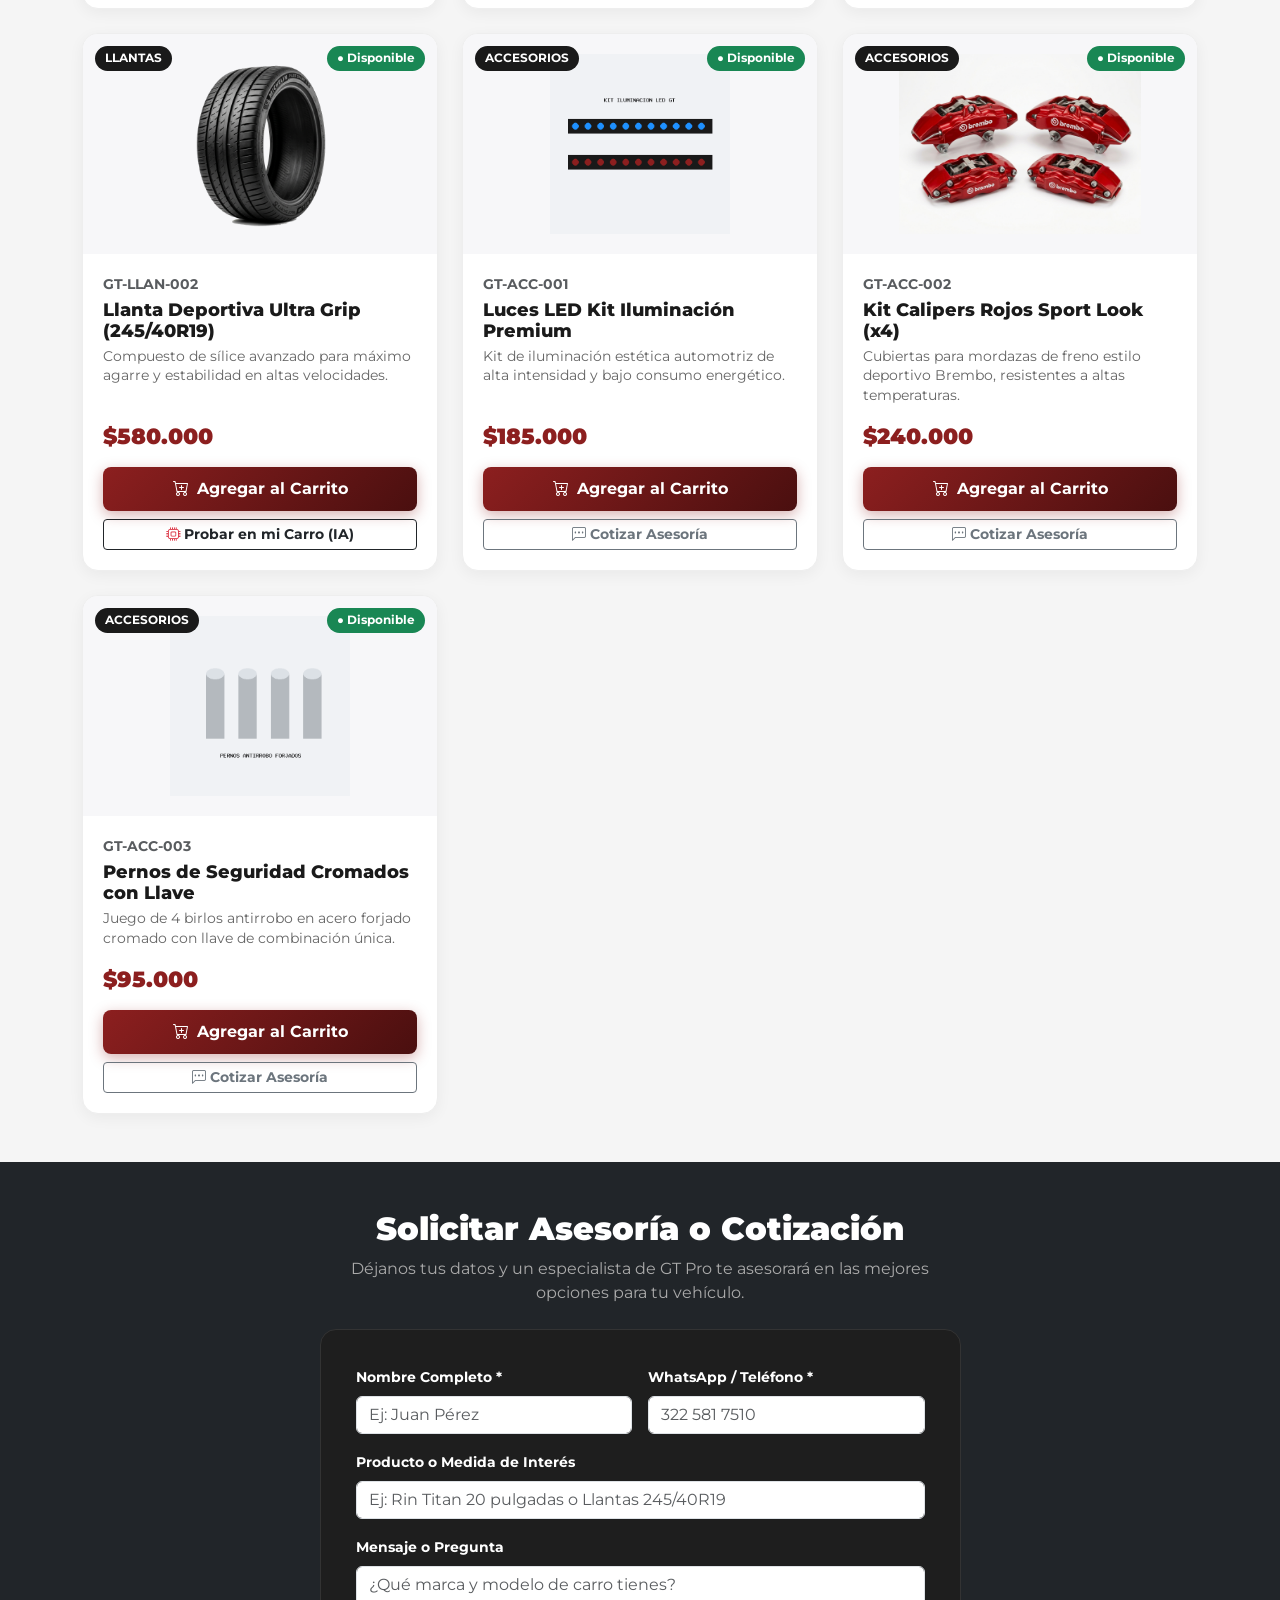
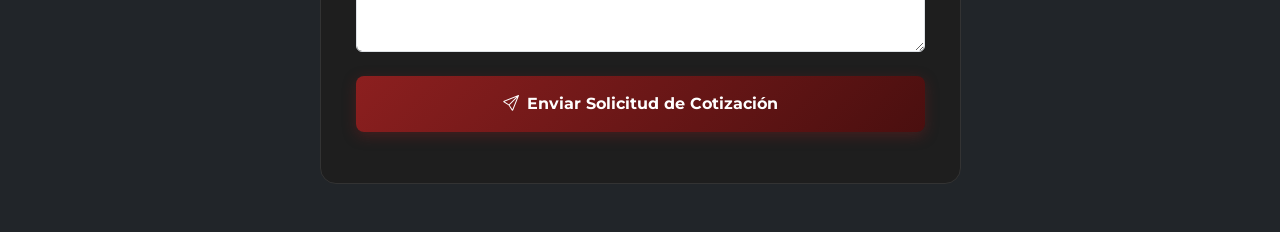
<file: catalogo.html>
<!DOCTYPE html>
<html lang="es">
<head>
    <meta charset="UTF-8">
    <meta name="viewport" content="width=device-width, initial-scale=1.0, maximum-scale=1.0, user-scalable=no">
    <title>Catálogo Oficial — Rines y Llantas GT Pro</title>
    
    <link rel="icon" type="image/png" href="imagenes/favicon.png">
    <link rel="apple-touch-icon" href="imagenes/app-icon-192.png">
    <link rel="manifest" href="manifest.json">
    <meta name="theme-color" content="#8C1F1F">
    <meta name="mobile-web-app-capable" content="yes">
    <meta name="apple-mobile-web-app-status-bar-style" content="black-translucent">
    <meta name="apple-mobile-web-app-title" content="Rines GT Pro">
    
    <link href="https://cdn.jsdelivr.net/npm/bootstrap@5.3.2/dist/css/bootstrap.min.css" rel="stylesheet">
    <link rel="preconnect" href="https://fonts.googleapis.com">
    <link rel="preconnect" href="https://fonts.gstatic.com" crossorigin>
    <link href="https://fonts.googleapis.com/css2?family=Montserrat:wght@400;500;600;700;800;900&display=swap" rel="stylesheet">
    <link rel="stylesheet" href="https://cdn.jsdelivr.net/npm/bootstrap-icons@1.11.2/font/bootstrap-icons.min.css">
    <link rel="stylesheet" href="css/estilos.css?v=3.0">
    <link rel="stylesheet" href="css/catalogo.css?v=3.0">
    
    <style>
        .banner-catalogo {
            background: linear-gradient(135deg, #121212 0%, #222 100%);
            color: white;
            padding: 50px 0 35px;
            text-align: center;
            border-bottom: 3px solid var(--rojo-elegante);
        }
        .tarjeta-producto-moderna {
            background: white;
            border-radius: 16px;
            overflow: hidden;
            border: 1px solid #eee;
            box-shadow: 0 4px 15px rgba(0,0,0,0.05);
            transition: all 0.3s ease;
            display: flex;
            flex-direction: column;
            height: 100%;
        }
        .tarjeta-producto-moderna:hover {
            transform: translateY(-6px);
            box-shadow: 0 12px 30px rgba(140,31,31,0.15);
            border-color: #8C1F1F;
        }
        .caja-imagen-prod {
            position: relative;
            background: #f7f7f9;
            padding: 20px;
            text-align: center;
            height: 220px;
            display: flex;
            align-items: center;
            justify-content: center;
        }
        .caja-imagen-prod img {
            max-height: 180px;
            max-width: 100%;
            object-fit: contain;
            transition: transform 0.3s ease;
        }
        .tarjeta-producto-moderna:hover .caja-imagen-prod img {
            transform: scale(1.06);
        }
        .badge-cat-flotante {
            position: absolute;
            top: 12px;
            left: 12px;
            font-size: 0.72rem;
            text-transform: uppercase;
            font-weight: 700;
            padding: 4px 10px;
            border-radius: 20px;
            background: #1a1a1a;
            color: white;
        }
        .badge-disp-flotante {
            position: absolute;
            top: 12px;
            right: 12px;
            font-size: 0.72rem;
            font-weight: 700;
            padding: 4px 10px;
            border-radius: 20px;
        }
        .cuerpo-prod {
            padding: 20px;
            display: flex;
            flex-direction: column;
            flex-grow: 1;
        }
        .titulo-prod {
            font-weight: 800;
            font-size: 1.1rem;
            color: #1a1a1a;
            margin-bottom: 6px;
        }
        .desc-prod {
            color: #666;
            font-size: 0.86rem;
            line-height: 1.4;
            margin-bottom: 15px;
            flex-grow: 1;
        }
        .precio-prod {
            font-size: 1.35rem;
            font-weight: 900;
            color: var(--rojo-elegante);
            margin-bottom: 15px;
        }
        .toast-notif {
            position: fixed;
            bottom: 25px;
            right: 25px;
            z-index: 9999;
        }
    </style>
</head>
<body>

    <!-- BARRA DE NAVEGACIÓN -->
    <nav class="navbar navbar-expand-lg fixed-top">
        <div class="container">
            <a class="navbar-brand d-flex align-items-center gap-2" href="index.html">
                <img src="imagenes/logo-gt-pro.png" alt="Rines y Llantas GT Pro" class="logo-navbar">
                <span class="logo-texto d-none d-sm-inline">RINES & LLANTAS GT <span>PRO</span></span>
            </a>
            <button class="navbar-toggler text-white" type="button" data-bs-toggle="collapse" data-bs-target="#navCatalogo">
                <span class="navbar-toggler-icon" style="filter:invert(1);"></span>
            </button>
            <div class="collapse navbar-collapse" id="navCatalogo">
                <ul class="navbar-nav ms-auto align-items-center">
                    <li class="nav-item"><a class="nav-link" href="index.html">Inicio</a></li>
                    <li class="nav-item"><a class="nav-link active" href="catalogo.html">Catálogo</a></li>
                    <li class="nav-item">
                        <a class="nav-link" href="visualizador.html" style="color:#ffd700 !important;">
                            <i class="bi bi-car-front-fill me-1"></i> Visualizador Virtual
                        </a>
                    </li>
                    <li class="nav-item"><a class="nav-link" href="#contacto">Contacto</a></li>
                    <li class="nav-item ms-lg-2">
                        <a class="nav-link position-relative px-3" href="carrito.html" title="Ver mi carrito de compras">
                            <i class="bi bi-cart3 fs-5"></i>
                            <span class="badge bg-danger rounded-pill position-absolute top-0 start-100 translate-middle" id="badgeNavCarrito">0</span>
                        </a>
                    </li>
                    <li class="nav-item ms-lg-3">
                        <a class="btn btn-outline-light btn-sm px-3" href="login.html" id="btnSesionNavbar">
                            <i class="bi bi-person"></i> Ingresar
                        </a>
                    </li>
                </ul>
            </div>
        </div>
    </nav>

    <!-- BANNER DEL CATÁLOGO -->
    <header class="banner-catalogo">
        <div class="container">
            <span class="badge bg-danger px-3 py-2 mb-2 fw-bold">CATÁLOGO 2026</span>
            <h1 style="font-weight:900;" class="mb-2">Rines y Llantas de Lujo GT Pro</h1>
            <p style="color:#ccc; max-width:650px; margin:0 auto 20px;">
                Descubre nuestra selección exclusiva de rines forjados, llantas de alto rendimiento y accesorios. Pruébalos en tu propio vehículo con nuestro Visualizador Virtual de Inteligencia Artificial.
            </p>
            <a href="visualizador.html" class="btn btn-gt-primario btn-lg" style="box-shadow: 0 4px 20px rgba(140,31,31,0.5);">
                <i class="bi bi-magic"></i> Probar en mi Vehículo con IA
            </a>
        </div>
    </header>

    <!-- SECCIÓN DE PRODUCTOS Y FILTROS -->
    <section class="py-5">
        <div class="container">
            <!-- Barra de búsqueda y categorías -->
            <div class="row g-3 justify-content-between align-items-center mb-4">
                <div class="col-md-6 col-lg-5">
                    <div class="input-group">
                        <span class="input-group-text bg-white"><i class="bi bi-search"></i></span>
                        <input type="text" id="busquedaInput" class="form-control" placeholder="Buscar por nombre, rin, modelo, medida...">
                    </div>
                </div>
                <div class="col-md-6 col-lg-7 text-md-end">
                    <div class="d-flex flex-wrap gap-2 justify-content-md-end">
                        <button class="btn-filtro activo" data-filtro="todos">Todos</button>
                        <button class="btn-filtro" data-filtro="rines">Rines</button>
                        <button class="btn-filtro" data-filtro="llantas">Llantas</button>
                        <button class="btn-filtro" data-filtro="accesorios">Accesorios</button>
                    </div>
                </div>
            </div>

            <!-- CONTENEDOR DE PRODUCTOS GRID -->
            <div id="gridProductos" class="row g-4">
                <div class="col-12 text-center py-5">
                    <div class="spinner-border text-danger"></div>
                    <p class="text-muted mt-2">Cargando catálogo en tiempo real desde el inventario...</p>
                </div>
            </div>
        </div>
    </section>

    <!-- SECCIÓN DE CONTACTO / COTIZACIÓN DIRECTA -->
    <section id="contacto" class="py-5 bg-dark text-white">
        <div class="container">
            <div class="row justify-content-center">
                <div class="col-lg-7">
                    <div class="text-center mb-4">
                        <h2 style="font-weight:900;" class="text-white">Solicitar Asesoría o Cotización</h2>
                        <p style="color:#aaa;">Déjanos tus datos y un especialista de GT Pro te asesorará en las mejores opciones para tu vehículo.</p>
                    </div>
                    <div style="background:#1e1e1e; padding:35px; border-radius:16px; border:1px solid #333;">
                        <form id="formCotizacionCatalogo">
                            <div class="row g-3 mb-3">
                                <div class="col-md-6">
                                    <label class="form-label text-white small fw-bold">Nombre Completo *</label>
                                    <input type="text" id="cotNombre" class="form-control" placeholder="Ej: Juan Pérez" required>
                                </div>
                                <div class="col-md-6">
                                    <label class="form-label text-white small fw-bold">WhatsApp / Teléfono *</label>
                                    <input type="tel" id="cotWhatsapp" class="form-control" placeholder="322 581 7510" required>
                                </div>
                            </div>
                            <div class="mb-3">
                                <label class="form-label text-white small fw-bold">Producto o Medida de Interés</label>
                                <input type="text" id="cotProducto" class="form-control" placeholder="Ej: Rin Titan 20 pulgadas o Llantas 245/40R19">
                            </div>
                            <div class="mb-4">
                                <label class="form-label text-white small fw-bold">Mensaje o Pregunta</label>
                                <textarea id="cotMensaje" class="form-control" rows="3" placeholder="¿Qué marca y modelo de carro tienes?"></textarea>
                            </div>
                            <button type="submit" class="btn btn-gt-primario w-100 py-3 fw-bold" id="btnEnviarCot">
                                <i class="bi bi-send"></i> Enviar Solicitud de Cotización
                            </button>
                            <p id="msgCotRespuesta" class="text-center mt-2 fw-bold"></p>
                        </form>
                    </div>
                </div>
            </div>
        </div>
    </section>

    <!-- TOAST NOTIFICACIÓN CARRITO -->
    <div class="toast-notif">
        <div class="toast align-items-center text-white bg-dark border-0" id="toastCarrito" role="alert" aria-live="assertive" aria-atomic="true">
            <div class="d-flex">
                <div class="toast-body d-flex align-items-center gap-2">
                    <i class="bi bi-check-circle-fill text-success fs-5"></i>
                    <span id="toastMsg">Producto agregado al carrito.</span>
                </div>
                <button type="button" class="btn-close btn-close-white me-2 m-auto" data-bs-dismiss="toast"></button>
            </div>
        </div>
    </div>

    <!-- MODAL COTIZAR PRODUCTO ESPECÍFICO -->
    <div class="modal fade" id="modalCotizarProd" tabindex="-1" aria-hidden="true">
        <div class="modal-dialog">
            <div class="modal-content">
                <div class="modal-header bg-dark text-white">
                    <h5 class="modal-title fw-bold" id="modalCotProdTitulo">Cotizar Producto</h5>
                    <button type="button" class="btn-close btn-close-white" data-bs-dismiss="modal"></button>
                </div>
                <div class="modal-body p-4">
                    <form id="formCotizarModal">
                        <input type="hidden" id="modalProdId">
                        <div class="mb-3">
                            <label class="form-label fw-bold">Producto Seleccionado</label>
                            <input type="text" class="form-control bg-light" id="modalProdNombre" readonly>
                        </div>
                        <div class="mb-3">
                            <label class="form-label fw-bold">Tu Nombre Completo *</label>
                            <input type="text" class="form-control" id="modalProdClienteNombre" required>
                        </div>
                        <div class="mb-3">
                            <label class="form-label fw-bold">WhatsApp / Teléfono *</label>
                            <input type="tel" class="form-control" id="modalProdClienteTel" required>
                        </div>
                        <div class="mb-3">
                            <label class="form-label fw-bold">Mensaje / Ciudad</label>
                            <textarea class="form-control" id="modalProdClienteMensaje" rows="2" placeholder="Indícanos para qué carro los buscas..."></textarea>
                        </div>
                        <button type="submit" class="btn btn-gt-primario w-100">
                            <i class="bi bi-send"></i> Enviar Cotización
                        </button>
                    </form>
                </div>
            </div>
        </div>
    </div>

    <script src="https://cdn.jsdelivr.net/npm/bootstrap@5.3.2/dist/js/bootstrap.bundle.min.js"></script>
    <script src="js/catalogo.js"></script>
    <script src="js/movil-pwa.js"></script>
</body>
</html>
</file>
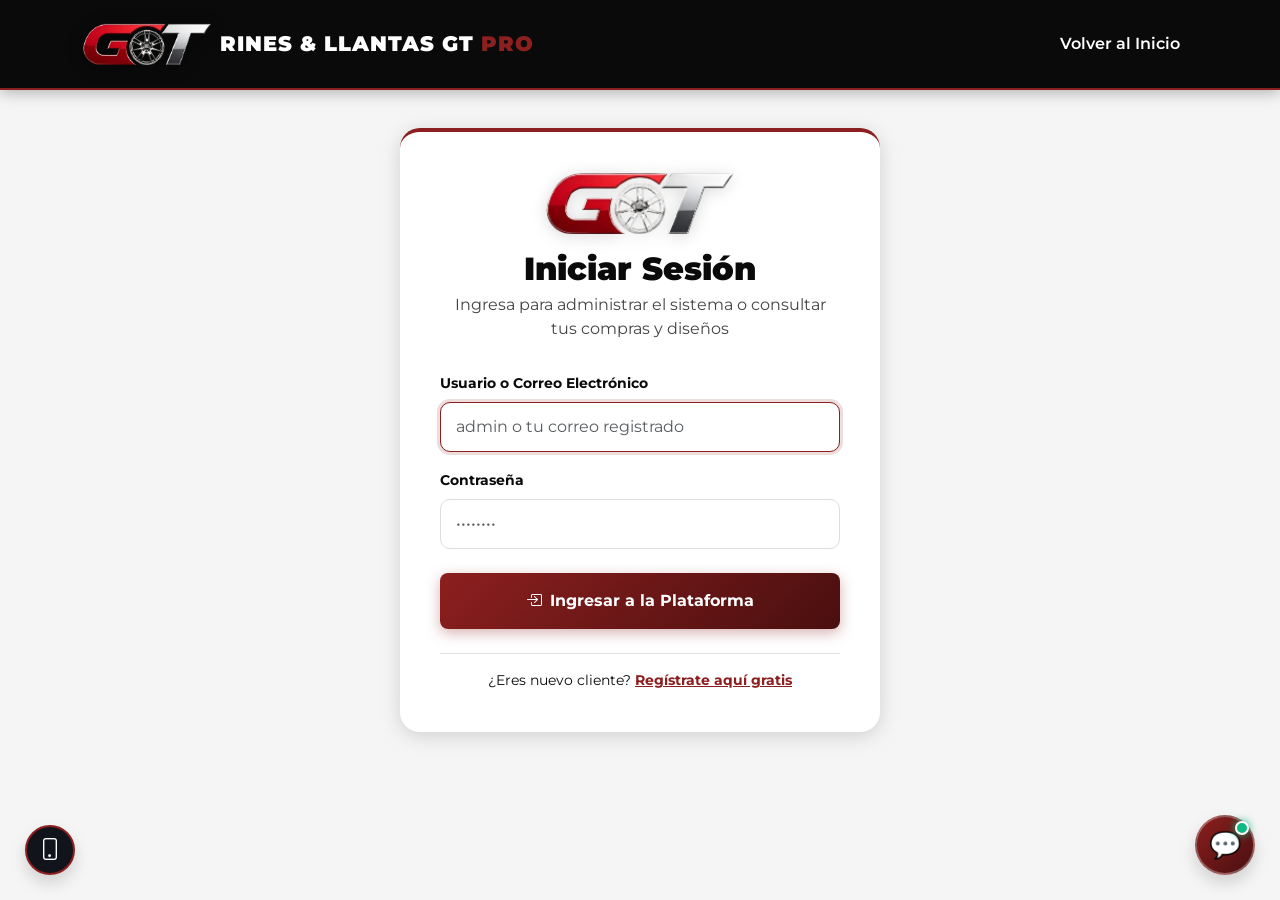
<file: login.html>
<!DOCTYPE html>
<html lang="es">
<head>
    <meta charset="UTF-8">
    <meta name="viewport" content="width=device-width, initial-scale=1.0, maximum-scale=1.0, user-scalable=no">
    <title>Iniciar Sesión — Rines y Llantas GT Pro</title>
    
    <link rel="icon" type="image/png" href="imagenes/favicon.png">
    <link rel="apple-touch-icon" href="imagenes/app-icon-192.png">
    <link rel="manifest" href="manifest.json">
    <meta name="theme-color" content="#8C1F1F">
    <meta name="mobile-web-app-capable" content="yes">
    <meta name="apple-mobile-web-app-status-bar-style" content="black-translucent">
    <meta name="apple-mobile-web-app-title" content="Rines GT Pro">
    
    <link href="https://cdn.jsdelivr.net/npm/bootstrap@5.3.2/dist/css/bootstrap.min.css" rel="stylesheet">
    <link rel="preconnect" href="https://fonts.googleapis.com">
    <link rel="preconnect" href="https://fonts.gstatic.com" crossorigin>
    <link href="https://fonts.googleapis.com/css2?family=Montserrat:wght@400;600;700;900&display=swap" rel="stylesheet">
    <link rel="stylesheet" href="https://cdn.jsdelivr.net/npm/bootstrap-icons@1.11.2/font/bootstrap-icons.min.css">
    <link rel="stylesheet" href="css/estilos.css">
    <link rel="stylesheet" href="css/login.css">
</head>
<body>

    <nav class="navbar navbar-expand-lg fixed-top">
        <div class="container">
            <a class="navbar-brand d-flex align-items-center gap-2" href="index.html">
                <img src="imagenes/logo-gt-pro.png" alt="Rines y Llantas GT Pro" class="logo-navbar">
                <span class="logo-texto d-none d-sm-inline">RINES & LLANTAS GT <span>PRO</span></span>
            </a>
            <div class="collapse navbar-collapse">
                <ul class="navbar-nav ms-auto">
                    <li class="nav-item">
                        <a class="nav-link" href="index.html">Volver al Inicio</a>
                    </li>
                </ul>
            </div>
        </div>
    </nav>

    <section class="login-seccion">
        <div class="login-caja" style="max-width:480px;">
            <div class="text-center mb-3">
                <img src="imagenes/logo-gt-pro.png" alt="Rines GT Pro" style="height:62px; object-fit:contain; filter:drop-shadow(0 2px 8px rgba(0,0,0,0.15));">
            </div>
            <h2 class="login-titulo">Iniciar Sesión</h2>
            <p class="login-subtitulo">Ingresa para administrar el sistema o consultar tus compras y diseños</p>

            <form id="formLogin">
                <div class="mb-3">
                    <label class="form-label small fw-bold">Usuario o Correo Electrónico</label>
                    <input type="text" id="usuario" class="form-control" required placeholder="admin o tu correo registrado" autofocus>
                </div>
                <div class="mb-4">
                    <label class="form-label small fw-bold">Contraseña</label>
                    <input type="password" id="clave" class="form-control" required placeholder="••••••••">
                </div>
                <button type="submit" class="btn btn-gt-primario w-100 py-3 fw-bold" id="btnLoginSubmit">
                    <i class="bi bi-box-arrow-in-right"></i> Ingresar a la Plataforma
                </button>
                <div id="mensajeError" class="mensaje-error text-center mt-3 fw-bold"></div>
            </form>

            <div class="mt-4 pt-3 border-top text-center">
                <p class="mb-0" style="font-size:0.9rem;">
                    ¿Eres nuevo cliente? <a href="registro.html" style="color:#8C1F1F; font-weight:700;">Regístrate aquí gratis</a>
                </p>
            </div>
        </div>
    </section>

    <script src="https://cdn.jsdelivr.net/npm/bootstrap@5.3.2/dist/js/bootstrap.bundle.min.js"></script>
    <script src="js/auth.js"></script>
    <script src="js/movil-pwa.js"></script>
</body>
</html>
</file>
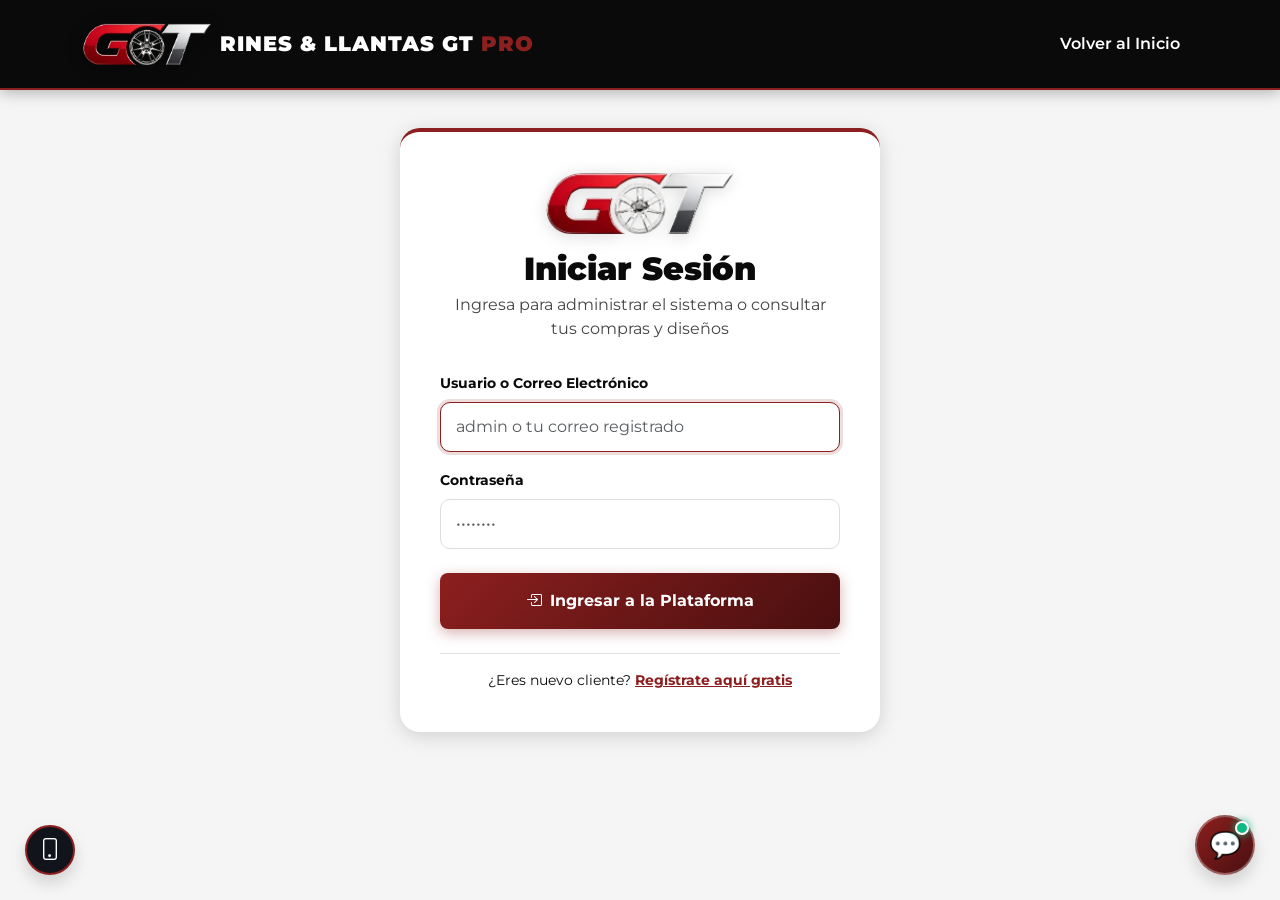
<file: panel-cliente.html>
<!DOCTYPE html>
<html lang="es">
<head>
    <meta charset="UTF-8">
    <script>
        // Protección inmediata: si no ha iniciado sesión, redirige directo a login sin alertas y sin mostrar el panel
        if (localStorage.getItem('sesionActivaCliente') !== 'true') {
            window.location.replace('login.html?destino=panel-cliente.html');
        }
    </script>
    <style id="authBlockerStyle">
        body { display: none !important; }
    </style>
    <meta name="viewport" content="width=device-width, initial-scale=1.0, maximum-scale=1.0, user-scalable=no">
    <title>Mi Panel de Cliente — Rines y Llantas GT Pro</title>
    
    <link rel="icon" type="image/png" href="imagenes/favicon.png">
    <link rel="apple-touch-icon" href="imagenes/app-icon-192.png">
    <link rel="manifest" href="manifest.json">
    <meta name="theme-color" content="#8C1F1F">
    <meta name="mobile-web-app-capable" content="yes">
    <meta name="apple-mobile-web-app-status-bar-style" content="black-translucent">
    <meta name="apple-mobile-web-app-title" content="Rines GT Pro">
    
    <link href="https://cdn.jsdelivr.net/npm/bootstrap@5.3.2/dist/css/bootstrap.min.css" rel="stylesheet">
    <link rel="preconnect" href="https://fonts.googleapis.com">
    <link rel="preconnect" href="https://fonts.gstatic.com" crossorigin>
    <link href="https://fonts.googleapis.com/css2?family=Montserrat:wght@400;500;600;700;800;900&display=swap" rel="stylesheet">
    <link rel="stylesheet" href="https://cdn.jsdelivr.net/npm/bootstrap-icons@1.11.2/font/bootstrap-icons.min.css">
    <link rel="stylesheet" href="css/estilos.css?v=3.0">
    <link rel="stylesheet" href="css/tutorial-avatar.css?v=3.0">
    
    <style>
        :root {
            --rojo-principal: #8C1F1F;
            --rojo-oscuro: #4A0F0F;
        }
        body { 
            background: #f8f9fa; 
            min-height: 100vh;
            font-family: 'Montserrat', sans-serif;
        }
        .banner-perfil {
            background: linear-gradient(135deg, #1a1a1a 0%, #2c2c2c 100%);
            color: white;
            padding: 40px 0 70px;
            border-bottom: 3px solid var(--rojo-principal);
        }
        .contenedor-flotante {
            margin-top: -45px;
            margin-bottom: 50px;
        }
        .tarjeta-cliente-resumen {
            background: white;
            border-radius: 16px;
            padding: 25px 30px;
            box-shadow: 0 10px 30px rgba(0,0,0,0.08);
            border: 1px solid #eee;
        }
        .nav-tabs-cliente {
            border-bottom: 2px solid #e9ecef;
            gap: 8px;
        }
        .nav-tabs-cliente .nav-link {
            color: #555 !important;
            font-weight: 700;
            border: none;
            padding: 14px 22px;
            border-radius: 10px 10px 0 0;
            display: flex;
            align-items: center;
            gap: 8px;
            transition: all 0.2s;
        }
        .nav-tabs-cliente .nav-link:hover {
            color: var(--rojo-principal) !important;
            background: #f1f3f5;
        }
        .nav-tabs-cliente .nav-link.active {
            color: white !important;
            background: var(--rojo-principal) !important;
        }
        .caja-tab {
            background: white;
            border-radius: 0 0 16px 16px;
            padding: 35px;
            box-shadow: 0 10px 30px rgba(0,0,0,0.06);
            border: 1px solid #eee;
            border-top: none;
            min-height: 450px;
        }
        .tarjeta-stat {
            background: #fafafa;
            border-radius: 12px;
            padding: 20px;
            border: 1px solid #eee;
            text-align: center;
            transition: transform 0.2s;
        }
        .tarjeta-stat:hover {
            transform: translateY(-3px);
            border-color: var(--rojo-principal);
        }
        .tarjeta-stat .num {
            font-size: 2rem;
            font-weight: 900;
            color: var(--rojo-principal);
        }
        .galeria-disenos {
            display: grid;
            grid-template-columns: repeat(auto-fill, minmax(280px, 1fr));
            gap: 24px;
        }
        .tarjeta-diseno {
            background: white;
            border-radius: 12px;
            overflow: hidden;
            box-shadow: 0 4px 15px rgba(0,0,0,0.06);
            border: 1px solid #eee;
            transition: transform 0.25s;
        }
        .tarjeta-diseno:hover {
            transform: translateY(-4px);
            box-shadow: 0 8px 25px rgba(140,31,31,0.15);
        }
        .tarjeta-diseno img {
            width: 100%;
            height: 180px;
            object-fit: cover;
        }

        /* Factura imprimible */
        @media print {
            body * { visibility: hidden; }
            #areaFacturaClienteImprimible, #areaFacturaClienteImprimible * { visibility: visible; }
            #areaFacturaClienteImprimible { position: absolute; left: 0; top: 0; width: 100%; }
            .no-imprimir { display: none !important; }
        }
    </style>
</head>
<body>

    <!-- BARRA DE NAVEGACIÓN -->
    <nav class="navbar navbar-expand-lg fixed-top">
        <div class="container">
            <a class="navbar-brand d-flex align-items-center gap-2" href="panel-cliente.html">
                <img src="imagenes/logo-gt-pro.png" alt="Rines y Llantas GT Pro" class="logo-navbar">
                <span class="logo-texto d-none d-sm-inline">RINES & LLANTAS GT <span>PRO</span></span>
            </a>
            <button class="navbar-toggler text-white" type="button" data-bs-toggle="collapse" data-bs-target="#navCliente">
                <span class="navbar-toggler-icon" style="filter:invert(1);"></span>
            </button>
            <div class="collapse navbar-collapse" id="navCliente">
                <ul class="navbar-nav ms-auto align-items-center">
                    <li class="nav-item"><a class="nav-link active" href="panel-cliente.html"><i class="bi bi-house-door me-1"></i>Inicio</a></li>
                    <li class="nav-item"><a class="nav-link" href="catalogo.html">Catálogo</a></li>
                    <li class="nav-item"><a class="nav-link" href="visualizador.html"><i class="bi bi-car-front-fill me-1"></i> Visualizador Virtual</a></li>
                    <li class="nav-item ms-lg-2">
                        <a class="nav-link position-relative px-3" href="carrito.html" title="Mi Carrito de Compras">
                            <i class="bi bi-cart3 fs-5"></i>
                            <span class="badge bg-danger rounded-pill position-absolute top-0 start-100 translate-middle" id="badgeContadorCarrito">0</span>
                        </a>
                    </li>
                    <li class="nav-item ms-lg-3">
                        <button class="btn btn-outline-light btn-sm" onclick="cerrarSesionCliente()">
                            <i class="bi bi-box-arrow-right"></i> Salir
                        </button>
                    </li>
                </ul>
            </div>
        </div>
    </nav>

    <!-- BANNER DE BIENVENIDA -->
    <section class="banner-perfil">
        <div class="container">
            <div class="row align-items-center">
                <div class="col-md-8">
                    <span class="badge bg-danger px-3 py-2 mb-2 fw-bold">PANEL DEL CLIENTE</span>
                    <h1 style="font-weight:900;" class="mb-1">¡Hola, <span id="saludoNombreCliente">Cliente</span>! 👋</h1>
                    <p style="color:#ccc; font-size:1.05rem;" class="mb-0">Gestiona tu información personal, consulta tus cotizaciones, descarga tus facturas y revisa tus montajes virtuales.</p>
                </div>
                <div class="col-md-4 text-md-end mt-3 mt-md-0">
                    <a href="visualizador.html" class="btn btn-gt-primario me-2">
                        <i class="bi bi-car-front-fill me-1"></i> Visualizador Virtual
                    </a>
                    <a href="catalogo.html" class="btn btn-outline-light">
                        <i class="bi bi-shop"></i> Tienda
                    </a>
                </div>
            </div>
        </div>
    </section>

    <!-- CONTENEDOR PRINCIPAL FLOTANTE -->
    <div class="container contenedor-flotante">
        <!-- TARJETAS DE RESUMEN RÁPIDO -->
        <div class="tarjeta-cliente-resumen mb-4">
            <div class="row g-3">
                <div class="col-md-3">
                    <div class="tarjeta-stat">
                        <div class="num" id="statCompras">0</div>
                        <div class="text-muted fw-bold small">Compras Realizadas</div>
                    </div>
                </div>
                <div class="col-md-3">
                    <div class="tarjeta-stat">
                        <div class="num" id="statCotizaciones">0</div>
                        <div class="text-muted fw-bold small">Cotizaciones Solicitadas</div>
                    </div>
                </div>
                <div class="col-md-3">
                    <div class="tarjeta-stat">
                        <div class="num" id="statDisenos">0</div>
                        <div class="text-muted fw-bold small">Diseños IA Guardados</div>
                    </div>
                </div>
                <div class="col-md-3">
                    <div class="tarjeta-stat" onclick="window.location.href='carrito.html'" style="cursor:pointer;" title="Clic para ir al Carrito y finalizar tu compra o apartado">
                        <div class="num text-danger" id="statCarrito">0</div>
                        <div class="text-muted fw-bold small"><i class="bi bi-cart3 text-danger"></i> Items en Carrito (Comprar)</div>
                    </div>
                </div>
            </div>
        </div>

        <!-- PESTAÑAS DEL PANEL -->
        <ul class="nav nav-tabs nav-tabs-cliente" id="tabsCliente" role="tablist">
            <li class="nav-item">
                <button class="nav-link active" id="tab-perfil-btn" data-bs-toggle="tab" data-bs-target="#tab-perfil" type="button">
                    <i class="bi bi-person-circle"></i> Mi Perfil Personal
                </button>
            </li>
            <li class="nav-item">
                <button class="nav-link" id="tab-cotizaciones-btn" data-bs-toggle="tab" data-bs-target="#tab-cotizaciones" type="button">
                    <i class="bi bi-file-earmark-text"></i> Mis Cotizaciones
                </button>
            </li>
            <li class="nav-item">
                <button class="nav-link" id="tab-compras-btn" data-bs-toggle="tab" data-bs-target="#tab-compras" type="button">
                    <i class="bi bi-receipt"></i> Mis Compras y Facturas
                </button>
            </li>
            <li class="nav-item">
                <button class="nav-link" id="tab-disenos-btn" data-bs-toggle="tab" data-bs-target="#tab-disenos" type="button">
                    <i class="bi bi-car-front-fill me-1"></i> Mis Diseños Virtuales
                </button>
            </li>
        </ul>

        <!-- CONTENIDO DE LAS PESTAÑAS -->
        <div class="tab-content">

            <!-- TAB 1: PERFIL PERSONAL -->
            <div class="tab-pane fade show active caja-tab" id="tab-perfil">
                <h3 style="font-weight:800; color:var(--rojo-oscuro); margin-bottom:10px;">👤 Datos de Mi Perfil</h3>
                <p style="color:#666; margin-bottom:30px;">Actualiza tus datos de contacto y dirección para que tus facturas y envíos se generen correctamente.</p>

                <form id="formEditarPerfilCliente" style="max-width:700px;">
                    <div class="row g-3 mb-3">
                        <div class="col-md-6">
                            <label class="form-label fw-bold">Nombre Completo *</label>
                            <input type="text" class="form-control" id="perfilNombre" required>
                        </div>
                        <div class="col-md-6">
                            <label class="form-label fw-bold">Correo Electrónico *</label>
                            <input type="email" class="form-control" id="perfilEmail" required>
                        </div>
                    </div>

                    <div class="row g-3 mb-3">
                        <div class="col-md-6">
                            <label class="form-label fw-bold">Teléfono / WhatsApp *</label>
                            <input type="text" class="form-control" id="perfilTelefono" placeholder="322 581 7510">
                        </div>
                        <div class="col-md-6">
                            <label class="form-label fw-bold">Ciudad</label>
                            <input type="text" class="form-control" id="perfilCiudad" placeholder="Sogamoso, Duitama, Tunja...">
                        </div>
                    </div>

                    <div class="mb-3">
                        <label class="form-label fw-bold">Dirección de Entrega / Residencia</label>
                        <input type="text" class="form-control" id="perfilDireccion" placeholder="Calle 15 # 12-45 Barrio Centro">
                    </div>

                    <div class="mb-4">
                        <label class="form-label fw-bold">Cambiar Contraseña <small class="text-muted fw-normal">(Dejar en blanco si no deseas cambiarla)</small></label>
                        <input type="password" class="form-control" id="perfilClave" placeholder="Mínimo 6 caracteres">
                    </div>

                    <button type="submit" class="btn btn-gt-primario" id="btnGuardarPerfil">
                        <i class="bi bi-check-circle"></i> Guardar Cambios
                    </button>
                    <span id="mensajePerfilFeedback" class="ms-3 fw-bold"></span>
                </form>
            </div>

            <!-- TAB 2: MIS COTIZACIONES -->
            <div class="tab-pane fade caja-tab" id="tab-cotizaciones">
                <div class="d-flex justify-content-between align-items-center mb-4">
                    <div>
                        <h3 style="font-weight:800; color:var(--rojo-oscuro); margin:0;">📋 Mis Solicitudes de Cotización</h3>
                        <p style="color:#666; margin:0;">Consulta el estado en tiempo real de tus cotizaciones solicitadas.</p>
                    </div>
                    <a href="catalogo.html" class="btn btn-sm btn-outline-danger fw-bold">
                        <i class="bi bi-plus-circle"></i> Nueva Cotización
                    </a>
                </div>

                <div id="contenedorMisCotizaciones">
                    <p class="text-center py-4 text-muted">Cargando cotizaciones...</p>
                </div>
            </div>

            <!-- TAB 3: MIS COMPRAS Y FACTURAS -->
            <div class="tab-pane fade caja-tab" id="tab-compras">
                <div class="d-flex justify-content-between align-items-center mb-4">
                    <div>
                        <h3 style="font-weight:800; color:var(--rojo-oscuro); margin:0;">🧾 Mis Compras y Facturas</h3>
                        <p style="color:#666; margin:0;">Revisa tu historial de compras y descarga o imprime tus comprobantes de venta oficiales.</p>
                    </div>
                </div>

                <div id="contenedorMisCompras">
                    <p class="text-center py-4 text-muted">Cargando historial de compras...</p>
                </div>
            </div>

            <!-- TAB 4: MIS DISEÑOS CON IA -->
            <div class="tab-pane fade caja-tab" id="tab-disenos">
                <div class="d-flex justify-content-between align-items-center mb-4">
                    <div>
                        <h3 style="font-weight:800; color:var(--rojo-oscuro); margin:0;">🤖 Mis Diseños Personalizados con IA</h3>
                        <p style="color:#666; margin:0;">Los vehículos que probaste en el Visualizador Virtual con diferentes tipos de rines.</p>
                    </div>
                    <a href="visualizador.html" class="btn btn-sm btn-gt-primario">
                        <i class="bi bi-magic"></i> Probar Nuevo Rin en mi Carro
                    </a>
                </div>

                <div id="contenedorMisDisenos" class="galeria-disenos">
                    <p class="text-center py-4 text-muted">Cargando tus creaciones con IA...</p>
                </div>
            </div>

        </div>
    </div>

    <!-- MODAL DE VISUALIZACIÓN / IMPRESIÓN DE FACTURA -->
    <div class="modal fade" id="modalFacturaCliente" tabindex="-1" aria-hidden="true">
        <div class="modal-dialog modal-lg">
            <div class="modal-content">
                <div class="modal-header bg-dark text-white no-imprimir">
                    <h5 class="modal-title fw-bold">Factura de Compra Oficial</h5>
                    <button type="button" class="btn-close btn-close-white" data-bs-dismiss="modal"></button>
                </div>
                <div class="modal-body p-4" id="areaFacturaClienteImprimible">
                    <div style="background:white; padding:30px; border:1px solid #ddd; border-radius:8px;">
                        <div class="d-flex justify-content-between border-bottom pb-3 mb-3">
                            <div>
                                <h3 style="font-weight:900; color:var(--rojo-principal); margin:0;">RINES & LLANTAS GT PRO</h3>
                                <p style="margin:2px 0; color:#666; font-size:0.88rem;">NIT: 901.458.712-4 — Régimen Común</p>
                                <p style="margin:2px 0; color:#666; font-size:0.88rem;">Carrera 11 # 18-30, Sogamoso, Boyacá</p>
                                <p style="margin:2px 0; color:#666; font-size:0.88rem;">Tel:322 581 7510 — WhatsApp: +57 322 581 7510</p>
                            </div>
                            <div class="text-end">
                                <div style="font-size:1.3rem; font-weight:900;" id="cliFacNum">FAC-0000</div>
                                <div class="text-muted small" id="cliFacFecha"></div>
                                <span class="badge bg-success mt-2">PAGO EXITOSO</span>
                            </div>
                        </div>

                        <div class="p-3 mb-3" style="background:#f9f9f9; border-radius:8px;">
                            <strong>Cliente:</strong> <span id="cliFacNombre"></span><br>
                            <strong>Teléfono:</strong> <span id="cliFacTel"></span> | <strong>Dirección:</strong> <span id="cliFacDir"></span><br>
                            <strong>Método de Pago:</strong> <span id="cliFacMetodo"></span>
                        </div>

                        <table class="table table-bordered mb-3">
                            <thead class="table-light">
                                <tr>
                                    <th>Producto</th>
                                    <th class="text-center">Cant.</th>
                                    <th class="text-end">Precio Unit.</th>
                                    <th class="text-end">Subtotal</th>
                                </tr>
                            </thead>
                            <tbody id="cliFacTbody"></tbody>
                            <tfoot>
                                <tr>
                                    <td colspan="3" class="text-end fw-bold">Subtotal:</td>
                                    <td class="text-end fw-bold" id="cliFacSub">$0</td>
                                </tr>
                                <tr>
                                    <td colspan="3" class="text-end fw-bold">IVA (19%):</td>
                                    <td class="text-end fw-bold" id="cliFacIva">$0</td>
                                </tr>
                                <tr class="table-dark">
                                    <td colspan="3" class="text-end fw-bold fs-5">TOTAL:</td>
                                    <td class="text-end fw-bold fs-5" style="color:#ff6b6b;" id="cliFacTotal">$0</td>
                                </tr>
                            </tfoot>
                        </table>

                        <p class="text-center text-muted small mt-4 pt-2 border-top">
                            ¡Gracias por tu compra en <strong>Rines y Llantas GT Pro</strong>!
                        </p>
                    </div>
                </div>
                <div class="modal-footer no-imprimir">
                    <button type="button" class="btn btn-secondary" data-bs-dismiss="modal">Cerrar</button>
                    <button type="button" class="btn btn-gt-primario" onclick="window.print()">
                        <i class="bi bi-printer"></i> Imprimir / Descargar Factura
                    </button>
                </div>
            </div>
        </div>
    </div>

    <!-- MODAL: NOTIFICACIÓN POR CORREO ELECTRÓNICO -->
    <div class="modal fade" id="modalCorreoCliente" tabindex="-1" aria-hidden="true">
        <div class="modal-dialog modal-lg">
            <div class="modal-content" style="color:#111111 !important;">
                <div class="modal-header bg-dark text-white">
                    <h5 class="modal-title fw-bold">
                        <i class="bi bi-envelope-open-fill text-warning me-2"></i> Notificación Oficial de tu Pedido
                    </h5>
                    <button type="button" class="btn-close btn-close-white" data-bs-dismiss="modal"></button>
                </div>
                <div class="modal-body p-3 bg-light" id="contenidoCorreoCliente">
                    <div class="text-center py-5">
                        <div class="spinner-border text-danger"></div> Cargando correo...
                    </div>
                </div>
                <div class="modal-footer">
                    <button type="button" class="btn btn-secondary" data-bs-dismiss="modal">Cerrar</button>
                </div>
            </div>
        </div>
    </div>

    <script src="https://cdn.jsdelivr.net/npm/bootstrap@5.3.2/dist/js/bootstrap.bundle.min.js"></script>
    <script>
        let clienteActualId = 0;
        let modalFacBs = null;

        document.addEventListener('DOMContentLoaded', async function() {
            modalFacBs = new bootstrap.Modal(document.getElementById('modalFacturaCliente'));

            // Verificar sesión del cliente
            await autenticarClientePanel();

            // Cargar datos de todas las secciones
            cargarPerfilCliente();
            cargarCotizacionesCliente();
            cargarComprasCliente();
            cargarDisenosCliente();
            actualizarBadgeCarrito();

            // Evento submit edición perfil
            document.getElementById('formEditarPerfilCliente').addEventListener('submit', guardarPerfilCliente);
        });

        async function autenticarClientePanel() {
            try {
                const res = await fetch('api/auth.php?accion=sesion');
                const data = await res.json();
                if (data.exito && data.usuario) {
                    clienteActualId = data.usuario.id;
                    localStorage.setItem('sesionActivaCliente', 'true');
                    localStorage.setItem('clienteId', data.usuario.id);
                    localStorage.setItem('nombreCliente', data.usuario.nombre);
                    document.getElementById('saludoNombreCliente').textContent = data.usuario.nombre;

                    // Desbloquear vista
                    const blocker = document.getElementById('authBlockerStyle');
                    if (blocker) blocker.remove();
                    document.body.style.display = 'block';
                    return;
                }
            } catch (e) {}

            // Respaldo local
            if (localStorage.getItem('sesionActivaCliente') !== 'true') {
                window.location.replace('login.html?destino=panel-cliente.html');
                return;
            }
            clienteActualId = localStorage.getItem('clienteId') || 1;
            document.getElementById('saludoNombreCliente').textContent = localStorage.getItem('nombreCliente') || 'Cliente';

            // Desbloquear vista
            const blocker = document.getElementById('authBlockerStyle');
            if (blocker) blocker.remove();
            document.body.style.display = 'block';
        }

        async function cargarPerfilCliente() {
            try {
                const res = await fetch('api/auth.php?accion=perfil&id=' + clienteActualId);
                const data = await res.json();
                if (data.exito && data.cliente) {
                    const c = data.cliente;
                    document.getElementById('perfilNombre').value = c.nombre || '';
                    document.getElementById('perfilEmail').value = c.email || '';
                    document.getElementById('perfilTelefono').value = c.telefono || '';
                    document.getElementById('perfilCiudad').value = c.ciudad || '';
                    document.getElementById('perfilDireccion').value = c.direccion || '';
                }
            } catch (e) {}
        }

        async function guardarPerfilCliente(e) {
            e.preventDefault();
            const btn = document.getElementById('btnGuardarPerfil');
            const msg = document.getElementById('mensajePerfilFeedback');
            btn.disabled = true;
            btn.textContent = 'Guardando...';
            msg.textContent = '';

            const payload = {
                id: clienteActualId,
                nombre: document.getElementById('perfilNombre').value.trim(),
                email: document.getElementById('perfilEmail').value.trim(),
                telefono: document.getElementById('perfilTelefono').value.trim(),
                ciudad: document.getElementById('perfilCiudad').value.trim(),
                direccion: document.getElementById('perfilDireccion').value.trim(),
                clave: document.getElementById('perfilClave').value.trim()
            };

            try {
                const res = await fetch('api/auth.php?accion=actualizar_perfil', {
                    method: 'POST',
                    headers: {'Content-Type': 'application/json'},
                    body: JSON.stringify(payload)
                });
                const data = await res.json();
                if (data.exito) {
                    msg.textContent = '✅ ' + data.mensaje;
                    msg.style.color = 'green';
                    document.getElementById('saludoNombreCliente').textContent = payload.nombre;
                    localStorage.setItem('nombreCliente', payload.nombre);
                    document.getElementById('perfilClave').value = '';
                } else {
                    msg.textContent = '⚠️ ' + data.mensaje;
                    msg.style.color = '#dc3545';
                }
            } catch (err) {
                msg.textContent = 'Error de conexión con el servidor.';
                msg.style.color = '#dc3545';
            } finally {
                btn.disabled = false;
                btn.innerHTML = '<i class="bi bi-check-circle"></i> Guardar Cambios';
            }
        }

        async function cargarCotizacionesCliente() {
            const cont = document.getElementById('contenedorMisCotizaciones');
            try {
                const res = await fetch('api/cotizaciones.php?mis_cotizaciones=1&cliente_id=' + clienteActualId);
                const data = await res.json();
                if (data.exito && data.cotizaciones) {
                    document.getElementById('statCotizaciones').textContent = data.cotizaciones.length;

                    if (data.cotizaciones.length === 0) {
                        cont.innerHTML = '<div class="text-center py-5"><i class="bi bi-file-earmark-text fs-1 text-muted"></i><p class="mt-2 text-muted">No has realizado ninguna cotización aún. ¡Explora nuestro catálogo o usa el Visualizador Virtual!</p><a href="catalogo.html" class="btn btn-sm btn-outline-danger">Ver Catálogo</a></div>';
                        return;
                    }

                    let html = '<div class="table-responsive"><table class="table align-middle"><thead><tr><th>Fecha</th><th>Producto / Consulta</th><th>Diseño IA</th><th>Estado</th><th>Acción</th></tr></thead><tbody>';
                    data.cotizaciones.forEach(c => {
                        const badgeColor = c.estado === 'Pendiente' ? 'bg-warning text-dark' : (c.estado === 'En Proceso' ? 'bg-info text-dark' : 'bg-success');
                        html += `
                        <tr>
                            <td><small class="text-muted">${c.fecha}</small></td>
                            <td>
                                <strong>${c.producto}</strong>
                                ${c.mensaje ? `<div class="small text-muted">"${c.mensaje}"</div>` : ''}
                            </td>
                            <td>
                                ${c.imagen_generada ? `
                                <a href="${c.imagen_generada}" target="_blank">
                                    <img src="${c.imagen_generada}" style="width:70px; height:45px; object-fit:cover; border-radius:6px; border:1px solid #ddd;" title="Ver diseño generado">
                                </a>` : '<span class="text-muted small">Sin imagen</span>'}
                            </td>
                            <td><span class="badge ${badgeColor}">${c.estado}</span></td>
                            <td>
                                <a href="https://wa.me/573225817510?text=${encodeURIComponent('Hola Rines GT! Quisiera saber el estado de mi cotización: ' + c.producto)}" target="_blank" class="btn btn-sm btn-outline-success">
                                    <i class="bi bi-whatsapp"></i> Consultar
                                </a>
                            </td>
                        </tr>`;
                    });
                    html += '</tbody></table></div>';
                    cont.innerHTML = html;
                }
            } catch (e) {
                cont.innerHTML = '<p class="text-danger">Error al cargar cotizaciones.</p>';
            }
        }

        async function cargarComprasCliente() {
            const cont = document.getElementById('contenedorMisCompras');
            try {
                const res = await fetch('api/ventas.php?cliente_id=' + clienteActualId);
                const data = await res.json();
                if (data.exito && data.ventas) {
                    document.getElementById('statCompras').textContent = data.ventas.length;

                    if (data.ventas.length === 0) {
                        cont.innerHTML = '<div class="text-center py-5"><i class="bi bi-receipt fs-1 text-muted"></i><p class="mt-2 text-muted">Aún no registras compras finalizadas.</p><a href="catalogo.html" class="btn btn-sm btn-danger">Comprar Rines o Llantas</a></div>';
                        return;
                    }

                    let html = '<div class="table-responsive"><table class="table align-middle"><thead><tr><th>Factura N°</th><th>Fecha</th><th>Productos</th><th>Modalidad de Entrega</th><th>Estado del Pedido</th><th>Total</th><th class="text-center">Comprobante</th></tr></thead><tbody>';
                    data.ventas.forEach(v => {
                        const itemsTxt = (v.items || []).map(i => `${i.cantidad}x ${i.nombre_producto}`).join(', ') || 'Productos automotrices';
                        
                        // Modalidad
                        let modHtml = '';
                        if (v.tipo_entrega === 'recoger') {
                            modHtml = `
                                <span class="badge bg-dark text-warning"><i class="bi bi-shop me-1"></i> Apartado en Tienda</span>
                                <div class="small text-danger fw-bold mt-1"><i class="bi bi-calendar-event me-1"></i>Pasa el: ${v.fecha_recogida || 'Por definir'}</div>
                            `;
                        } else {
                            modHtml = `
                                <span class="badge bg-secondary"><i class="bi bi-truck me-1"></i> Envío a Domicilio</span>
                                <div class="small text-muted mt-1" style="max-width:160px;"><i class="bi bi-geo-alt me-1"></i>${v.cliente_direccion || 'Dirección registrada'}</div>
                            `;
                        }

                        // Estado en vivo del pedido
                        let estadoHtml = '';
                        const st = v.estado_pedido || 'Pendiente';
                        if (st === 'Pendiente') {
                            estadoHtml = `
                                <span class="badge bg-warning text-dark px-2 py-1"><i class="bi bi-hourglass-split me-1"></i> En Proceso</span>
                                <div class="small text-muted mt-1">En espera de aprobación</div>
                            `;
                        } else if (st === 'Confirmado' || st === 'Aceptada') {
                            estadoHtml = `
                                <span class="badge bg-primary text-white px-2 py-1"><i class="bi bi-check-circle-fill me-1"></i> Aceptada</span>
                                <div class="small text-success fw-bold mt-1">¡Aprobada por Admin!</div>
                            `;
                        } else if (st === 'En camino' || st === 'Enviada') {
                            estadoHtml = `
                                <span class="badge bg-info text-dark px-2 py-1"><i class="bi bi-truck me-1"></i> ¡Va en camino!</span>
                                <div class="small text-primary fw-bold mt-1">${v.guia_transporte ? ('Guía: ' + v.guia_transporte) : 'Despachado a tu domicilio'}</div>
                            `;
                        } else if (st === 'Listo para recoger') {
                            estadoHtml = `
                                <span class="badge text-white px-2 py-1" style="background:#6f42c1;"><i class="bi bi-bag-check-fill me-1"></i> Apartada en Tienda</span>
                                <div class="small fw-bold mt-1" style="color:#6f42c1;">¡Lista para recoger en taller!</div>
                            `;
                        } else if (st === 'Entregado' || st === 'Completada') {
                            estadoHtml = `
                                <span class="badge bg-success px-2 py-1"><i class="bi bi-box2-heart-fill me-1"></i> Entregada</span>
                                <div class="small text-success mt-1">Completada con éxito</div>
                            `;
                        } else {
                            estadoHtml = `<span class="badge bg-secondary">${st}</span>`;
                        }

                        html += `
                        <tr>
                            <td><strong class="text-danger">${v.numero_factura || ('FAC-' + v.id)}</strong></td>
                            <td><small>${v.fecha}</small></td>
                            <td><span class="small">${itemsTxt}</span></td>
                            <td>${modHtml}</td>
                            <td>${estadoHtml}</td>
                            <td class="fw-bold text-success fs-6">$${Number(v.total).toLocaleString('es-CO')}</td>
                            <td class="text-center">
                                <div class="d-flex flex-column gap-1">
                                    <button class="btn btn-sm btn-outline-dark" onclick="verFacturaCliente(${v.id})">
                                        <i class="bi bi-printer"></i> Factura
                                    </button>
                                    <button class="btn btn-sm btn-outline-danger" onclick="verCorreoNotificacionCliente(${v.id})" title="Ver correo de confirmación de tu pedido">
                                        <i class="bi bi-envelope-check"></i> Notificación
                                    </button>
                                </div>
                            </td>
                        </tr>`;
                    });
                    html += '</tbody></table></div>';
                    cont.innerHTML = html;
                }
            } catch (e) {
                cont.innerHTML = '<p class="text-danger">Error al cargar compras.</p>';
            }
        }

        async function verFacturaCliente(ventaId) {
            try {
                const res = await fetch('api/ventas.php?id=' + ventaId);
                const data = await res.json();
                if (data.exito && data.factura) {
                    const f = data.factura;
                    document.getElementById('cliFacNum').textContent = f.numero_factura || ('FAC-' + f.id);
                    document.getElementById('cliFacFecha').textContent = f.fecha;
                    document.getElementById('cliFacNombre').textContent = f.cliente_nombre || 'Cliente';
                    document.getElementById('cliFacTel').textContent = f.cliente_telefono || 'No registrado';
                    document.getElementById('cliFacDir').textContent = f.cliente_direccion || 'Sogamoso';
                    document.getElementById('cliFacMetodo').textContent = f.metodo_pago || 'Efectivo';

                    const tbody = document.getElementById('cliFacTbody');
                    tbody.innerHTML = '';
                    (f.detalles || []).forEach(d => {
                        tbody.innerHTML += `
                        <tr>
                            <td>${d.nombre_producto || d.nombre}</td>
                            <td class="text-center">${d.cantidad}</td>
                            <td class="text-end">$${Number(d.precio_unitario).toLocaleString('es-CO')}</td>
                            <td class="text-end fw-bold">$${Number(d.subtotal).toLocaleString('es-CO')}</td>
                        </tr>`;
                    });

                    document.getElementById('cliFacSub').textContent = '$' + Number(f.subtotal).toLocaleString('es-CO');
                    document.getElementById('cliFacIva').textContent = '$' + Number(f.iva).toLocaleString('es-CO');
                    document.getElementById('cliFacTotal').textContent = '$' + Number(f.total).toLocaleString('es-CO');

                    modalFacBs.show();
                }
            } catch (e) {
                alert('Error al consultar factura.');
            }
        }

        async function cargarDisenosCliente() {
            const cont = document.getElementById('contenedorMisDisenos');
            try {
                const res = await fetch('api/disenos.php?cliente_id=' + clienteActualId);
                const data = await res.json();
                if (data.exito && data.disenos) {
                    document.getElementById('statDisenos').textContent = data.disenos.length;

                    if (data.disenos.length === 0) {
                        cont.innerHTML = '<div class="col-12 text-center py-5"><i class="bi bi-car-front fs-1 text-muted"></i><p class="mt-2 text-muted">No has guardado diseños de tu vehículo todavía.</p><a href="visualizador.html" class="btn btn-sm btn-gt-primario"><i class="bi bi-car-front-fill me-1"></i> Probar Visualizador Virtual</a></div>';
                        return;
                    }

                    let html = '';
                    data.disenos.forEach(d => {
                        html += `
                        <div class="tarjeta-diseno">
                            <img src="${d.imagen_resultado}" alt="${d.nombre_rin}">
                            <div class="p-3">
                                <h6 class="fw-bold mb-1">${d.nombre_rin}</h6>
                                <div class="text-muted small mb-2"><i class="bi bi-calendar"></i> ${d.fecha}</div>
                                <div class="d-flex justify-content-between align-items-center">
                                    <span class="badge ${d.cotizado ? 'bg-success' : 'bg-secondary'}">
                                        ${d.cotizado ? 'Cotizado' : 'Borrador'}
                                    </span>
                                    <a href="visualizador.html" class="btn btn-sm btn-outline-danger">Ver en Visualizador</a>
                                </div>
                            </div>
                        </div>`;
                    });
                    cont.innerHTML = html;
                }
            } catch (e) {
                cont.innerHTML = '<p class="text-danger">Error al cargar diseños.</p>';
            }
        }

        function actualizarBadgeCarrito() {
            const carrito = JSON.parse(localStorage.getItem('carrito') || '[]');
            const cant = carrito.reduce((sum, item) => sum + (parseInt(item.cantidad) || 1), 0);
            document.getElementById('statCarrito').textContent = cant;
            document.getElementById('badgeContadorCarrito').textContent = cant;
        }

        let modalCorreoClienteBs = null;
        async function verCorreoNotificacionCliente(ventaId) {
            if (!modalCorreoClienteBs) {
                modalCorreoClienteBs = new bootstrap.Modal(document.getElementById('modalCorreoCliente'));
            }
            const cont = document.getElementById('contenidoCorreoCliente');
            cont.innerHTML = '<div class="text-center py-5"><div class="spinner-border text-danger"></div> Cargando correo...</div>';
            modalCorreoClienteBs.show();

            try {
                const res = await fetch('api/ventas.php?accion=ver_correo&venta_id=' + ventaId);
                const data = await res.json();
                if (data.exito && data.correo) {
                    const c = data.correo;
                    cont.innerHTML = `
                        <div class="p-3 bg-white border rounded shadow-sm mb-3">
                            <div class="row g-2 small">
                                <div class="col-sm-6"><strong>Destinatario:</strong> <span class="text-primary">${c.destinatario}</span></div>
                                <div class="col-sm-6 text-sm-end"><strong>Fecha:</strong> ${c.fecha_envio}</div>
                                <div class="col-12"><strong>Asunto:</strong> <span class="fw-bold text-dark">${c.asunto}</span></div>
                            </div>
                        </div>
                        <div style="background:white; border-radius:8px; overflow:hidden; border:1px solid #ddd;">
                            ${c.html}
                        </div>
                    `;
                } else {
                    cont.innerHTML = `<div class="alert alert-info text-center m-3">${data.mensaje || 'Tu pedido está siendo procesado por el administrador. Aún no se ha generado correo.'}</div>`;
                }
            } catch (e) {
                cont.innerHTML = '<div class="alert alert-danger m-3">Error al cargar la notificación.</div>';
            }
        }

        async function cerrarSesionCliente() {
            try {
                await fetch('api/auth.php?accion=logout');
            } catch (e) {}
            localStorage.removeItem('sesionActivaCliente');
            localStorage.removeItem('nombreCliente');
            localStorage.removeItem('emailCliente');
            localStorage.removeItem('clienteId');
            window.location.href = 'index.html';
        }
    </script>
    <script src="js/tutorial-avatar.js?v=3.0"></script>
    <script src="js/movil-pwa.js?v=3.0"></script>
</body>
</html>
</file>
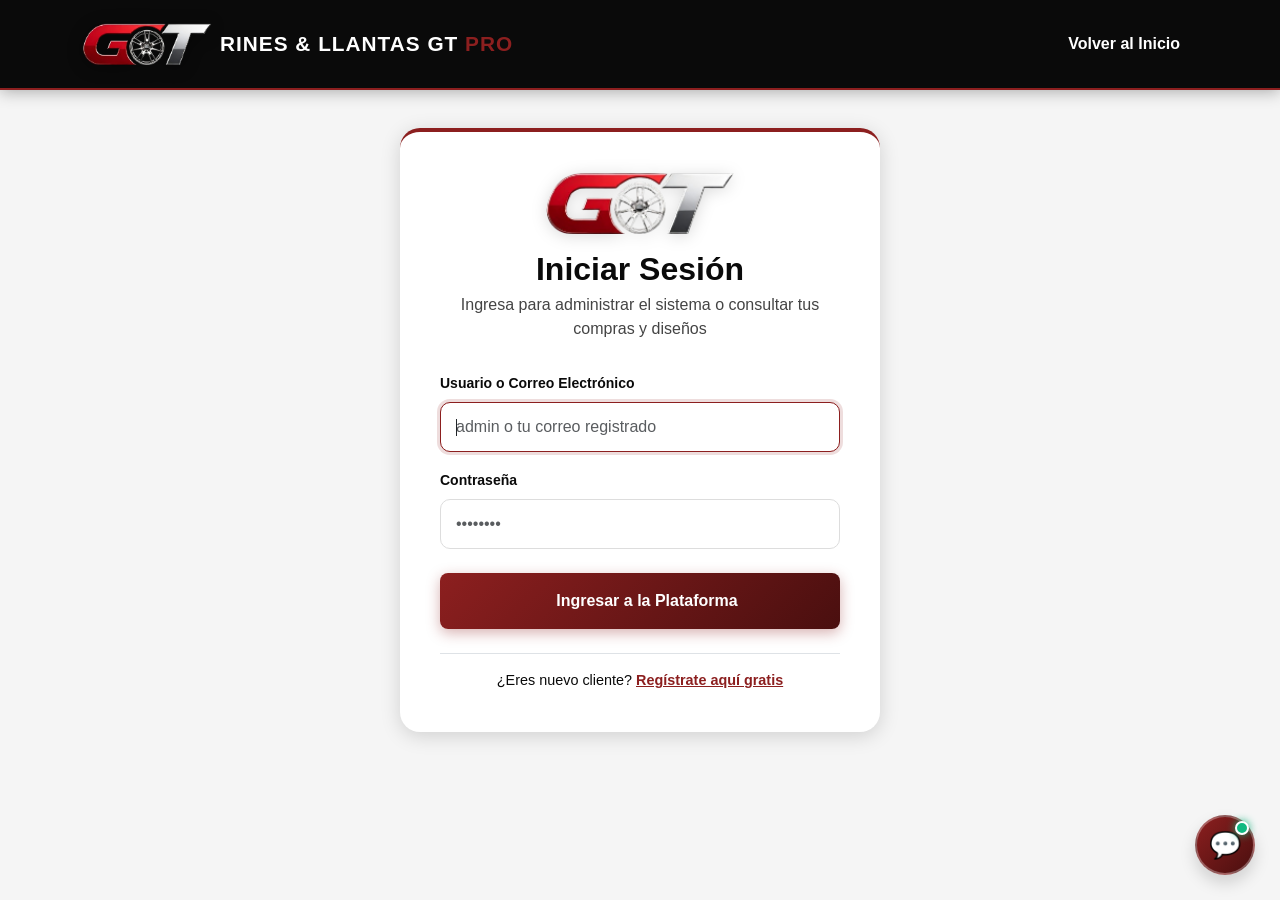
<file: perfil.html>
<!DOCTYPE html>
<html lang="es">
<head>
    <meta charset="UTF-8">
    <meta name="viewport" content="width=device-width, initial-scale=1.0, maximum-scale=1.0, user-scalable=no">
    <title>Mi Perfil — Rines y Llantas GT Pro</title>
    
    <link rel="icon" type="image/png" href="imagenes/favicon.png">
    <link rel="apple-touch-icon" href="imagenes/app-icon-192.png">
    <link rel="manifest" href="manifest.json">
    <meta name="theme-color" content="#8C1F1F">
    <meta name="mobile-web-app-capable" content="yes">
    <meta name="apple-mobile-web-app-status-bar-style" content="black-translucent">
    <meta name="apple-mobile-web-app-title" content="Rines GT Pro">
    
    <link href="https://cdn.jsdelivr.net/npm/bootstrap@5.3.2/dist/css/bootstrap.min.css" rel="stylesheet">
    <link rel="preconnect" href="https://fonts.googleapis.com">
    <link rel="preconnect" href="https://fonts.gstatic.com" crossorigin>
    <link href="https://fonts.googleapis.com/css2?family=Montserrat:wght@400;600;700;900&display=swap" rel="stylesheet">
    <link rel="stylesheet" href="https://cdn.jsdelivr.net/npm/bootstrap-icons@1.11.2/font/bootstrap-icons.min.css">
    <link rel="stylesheet" href="css/estilos.css">
    <style>
        .perfil-seccion { 
            padding: 80px 0 60px; 
            min-height: 100vh; 
            background: #f9f9f9; 
        }
        .form-perfil { 
            background: white; 
            padding: 40px; 
            border-radius: 16px; 
            box-shadow: 0 4px 25px rgba(0,0,0,0.08); 
            max-width: 650px; 
            margin: 0 auto; 
            border: 1px solid #eee;
        }
    </style>
</head>
<body>

    <nav class="navbar navbar-expand-lg fixed-top">
        <div class="container">
            <a class="navbar-brand d-flex align-items-center gap-2" href="panel-cliente.html">
                <img src="imagenes/logo-gt-pro.png" alt="Rines y Llantas GT Pro" class="logo-navbar">
                <span class="logo-texto">← Volver a Mi Panel</span>
            </a>
        </div>
    </nav>

    <section class="perfil-seccion">
        <div class="container">
            <div class="form-perfil">
                <h2 style="font-weight:900; color:var(--rojo-profundo); margin-bottom:10px;">👤 Editar Mi Perfil</h2>
                <p style="color:#666; margin-bottom:30px;">Tus datos se guardan directamente en tu cuenta de cliente.</p>
                
                <form id="formPerfilDirecto">
                    <div class="row g-3 mb-3">
                        <div class="col-md-6">
                            <label class="form-label fw-bold">Nombre Completo *</label>
                            <input type="text" id="edit_nombre" class="form-control" required>
                        </div>
                        <div class="col-md-6">
                            <label class="form-label fw-bold">Correo Electrónico *</label>
                            <input type="email" id="edit_email" class="form-control" required>
                        </div>
                    </div>

                    <div class="row g-3 mb-3">
                        <div class="col-md-6">
                            <label class="form-label fw-bold">Teléfono / WhatsApp</label>
                            <input type="text" id="edit_telefono" class="form-control" placeholder="310 123 4567">
                        </div>
                        <div class="col-md-6">
                            <label class="form-label fw-bold">Ciudad</label>
                            <input type="text" id="edit_ciudad" class="form-control" placeholder="Sogamoso, Boyacá">
                        </div>
                    </div>

                    <div class="mb-3">
                        <label class="form-label fw-bold">Dirección de Entrega</label>
                        <input type="text" id="edit_direccion" class="form-control" placeholder="Calle 15 # 12-45">
                    </div>

                    <div class="mb-4">
                        <label class="form-label fw-bold">Nueva Contraseña <small class="text-muted fw-normal">(Dejar en blanco si no la cambias)</small></label>
                        <input type="password" id="edit_clave" class="form-control" placeholder="Mínimo 6 caracteres">
                    </div>

                    <button type="submit" class="btn btn-gt-primario w-100 py-3 fw-bold" id="btnGuardar">
                        <i class="bi bi-save"></i> Guardar Cambios en la Cuenta
                    </button>
                    <p id="mensajePerfil" style="margin-top:15px; font-weight:600; text-align:center;"></p>
                </form>
            </div>
        </div>
    </section>

    <script src="https://cdn.jsdelivr.net/npm/bootstrap@5.3.2/dist/js/bootstrap.bundle.min.js"></script>
    <script>
        let clienteId = 0;

        document.addEventListener('DOMContentLoaded', async function() {
            // Verificar sesión con el servidor
            try {
                const res = await fetch('api/auth.php?accion=sesion');
                const data = await res.json();
                if (data.exito && data.usuario) {
                    clienteId = data.usuario.id;
                    document.getElementById('edit_nombre').value = data.usuario.nombre || '';
                    document.getElementById('edit_email').value = data.usuario.email || '';
                    document.getElementById('edit_telefono').value = data.usuario.telefono || '';
                    document.getElementById('edit_ciudad').value = data.usuario.ciudad || '';
                    document.getElementById('edit_direccion').value = data.usuario.direccion || '';
                    return;
                }
            } catch (e) {}

            // Si no hay sesión
            if (localStorage.getItem('sesionActivaCliente') !== 'true') {
                window.location.href = 'login.html?destino=perfil.html';
                return;
            }
            clienteId = localStorage.getItem('clienteId') || 1;
            document.getElementById('edit_nombre').value = localStorage.getItem('nombreCliente') || '';
            document.getElementById('edit_email').value = localStorage.getItem('emailCliente') || '';
        });

        document.getElementById('formPerfilDirecto').addEventListener('submit', async function(e) {
            e.preventDefault();
            const btn = document.getElementById('btnGuardar');
            const msg = document.getElementById('mensajePerfil');
            btn.disabled = true;
            btn.textContent = 'Guardando...';

            const payload = {
                id: clienteId,
                nombre: document.getElementById('edit_nombre').value.trim(),
                email: document.getElementById('edit_email').value.trim(),
                telefono: document.getElementById('edit_telefono').value.trim(),
                ciudad: document.getElementById('edit_ciudad').value.trim(),
                direccion: document.getElementById('edit_direccion').value.trim(),
                clave: document.getElementById('edit_clave').value.trim()
            };

            try {
                const res = await fetch('api/auth.php?accion=actualizar_perfil', {
                    method: 'POST',
                    headers: {'Content-Type': 'application/json'},
                    body: JSON.stringify(payload)
                });
                const data = await res.json();
                if (data.exito) {
                    msg.textContent = '✅ ' + data.mensaje;
                    msg.style.color = 'green';
                    localStorage.setItem('nombreCliente', payload.nombre);
                    localStorage.setItem('emailCliente', payload.email);
                    setTimeout(() => window.location.href = 'panel-cliente.html', 1200);
                } else {
                    msg.textContent = '⚠️ ' + data.mensaje;
                    msg.style.color = '#dc3545';
                }
            } catch (err) {
                msg.textContent = 'Error de conexión con el servidor.';
                msg.style.color = '#dc3545';
            } finally {
                btn.disabled = false;
                btn.innerHTML = '<i class="bi bi-save"></i> Guardar Cambios en la Cuenta';
            }
        });
    </script>
    <script src="js/movil-pwa.js"></script>
</body>
</html>
</file>
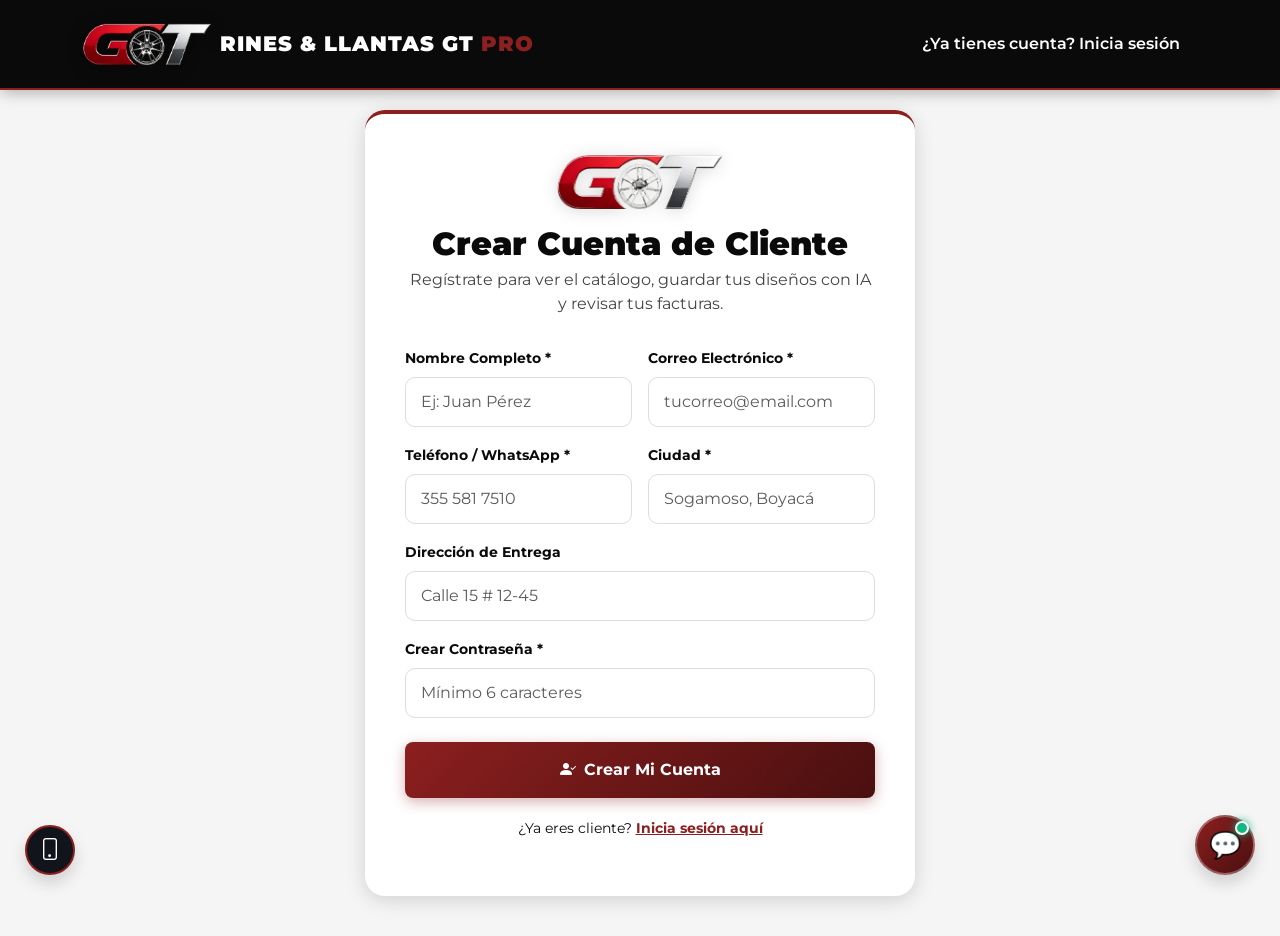
<file: registro.html>
<!DOCTYPE html>
<html lang="es">
<head>
    <meta charset="UTF-8">
    <meta name="viewport" content="width=device-width, initial-scale=1.0, maximum-scale=1.0, user-scalable=no">
    <title>Crear Cuenta — Rines y Llantas GT Pro</title>
    
    <link rel="icon" type="image/png" href="imagenes/favicon.png">
    <link rel="apple-touch-icon" href="imagenes/app-icon-192.png">
    <link rel="manifest" href="manifest.json">
    <meta name="theme-color" content="#8C1F1F">
    <meta name="mobile-web-app-capable" content="yes">
    <meta name="apple-mobile-web-app-status-bar-style" content="black-translucent">
    <meta name="apple-mobile-web-app-title" content="Rines GT Pro">
    
    <link href="https://cdn.jsdelivr.net/npm/bootstrap@5.3.2/dist/css/bootstrap.min.css" rel="stylesheet">
    <link rel="preconnect" href="https://fonts.googleapis.com">
    <link rel="preconnect" href="https://fonts.gstatic.com" crossorigin>
    <link href="https://fonts.googleapis.com/css2?family=Montserrat:wght@400;600;700;900&display=swap" rel="stylesheet">
    <link rel="stylesheet" href="https://cdn.jsdelivr.net/npm/bootstrap-icons@1.11.2/font/bootstrap-icons.min.css">
    <link rel="stylesheet" href="css/estilos.css">
    <link rel="stylesheet" href="css/login.css">
</head>
<body>

    <nav class="navbar navbar-expand-lg fixed-top">
        <div class="container">
            <a class="navbar-brand d-flex align-items-center gap-2" href="index.html">
                <img src="imagenes/logo-gt-pro.png" alt="Rines y Llantas GT Pro" class="logo-navbar">
                <span class="logo-texto d-none d-sm-inline">RINES & LLANTAS GT <span>PRO</span></span>
            </a>
            <div class="collapse navbar-collapse">
                <ul class="navbar-nav ms-auto">
                    <li class="nav-item">
                        <a class="nav-link" href="login.html">¿Ya tienes cuenta? Inicia sesión</a>
                    </li>
                </ul>
            </div>
        </div>
    </nav>

    <section class="login-seccion">
        <div class="login-caja" style="max-width:550px;">
            <div class="text-center mb-3">
                <img src="imagenes/logo-gt-pro.png" alt="Rines GT Pro" style="height:55px; object-fit:contain; filter:drop-shadow(0 2px 8px rgba(0,0,0,0.15));">
            </div>
            <h2 class="login-titulo">Crear Cuenta de Cliente</h2>
            <p class="login-subtitulo">Regístrate para ver el catálogo, guardar tus diseños con IA y revisar tus facturas.</p>
            
            <form id="formRegistroCliente">
                <div class="row g-3 mb-3">
                    <div class="col-md-6">
                        <label class="form-label small fw-bold">Nombre Completo *</label>
                        <input type="text" id="reg_nombre" class="form-control" required placeholder="Ej: Juan Pérez">
                    </div>
                    <div class="col-md-6">
                        <label class="form-label small fw-bold">Correo Electrónico *</label>
                        <input type="email" id="reg_email" class="form-control" required placeholder="tucorreo@email.com">
                    </div>
                </div>

                <div class="row g-3 mb-3">
                    <div class="col-md-6">
                        <label class="form-label small fw-bold">Teléfono / WhatsApp *</label>
                        <input type="tel" id="reg_telefono" class="form-control" required placeholder="355 581 7510">
                    </div>
                    <div class="col-md-6">
                        <label class="form-label small fw-bold">Ciudad *</label>
                        <input type="text" id="reg_ciudad" class="form-control" placeholder="Sogamoso, Boyacá">
                    </div>
                </div>

                <div class="mb-3">
                    <label class="form-label small fw-bold">Dirección de Entrega</label>
                    <input type="text" id="reg_direccion" class="form-control" placeholder="Calle 15 # 12-45">
                </div>

                <div class="mb-4">
                    <label class="form-label small fw-bold">Crear Contraseña *</label>
                    <input type="password" id="reg_clave" class="form-control" required placeholder="Mínimo 6 caracteres">
                </div>

                <button type="submit" class="btn btn-gt-primario w-100 py-3 fw-bold" id="btnCrearCuenta">
                    <i class="bi bi-person-check-fill"></i> Crear Mi Cuenta
                </button>
                <p id="mensajeRegistro" style="margin-top:15px; font-weight:600; text-align:center;"></p>
            </form>

            <p style="margin-top:20px; text-align:center; font-size:0.9rem;">
                ¿Ya eres cliente? <a href="login.html" style="color:#8C1F1F; font-weight:700;">Inicia sesión aquí</a>
            </p>
        </div>
    </section>

    <script src="https://cdn.jsdelivr.net/npm/bootstrap@5.3.2/dist/js/bootstrap.bundle.min.js"></script>
    <script>
        document.addEventListener('DOMContentLoaded', function() {
            const form = document.getElementById('formRegistroCliente');
            form.addEventListener('submit', async function(e) {
                e.preventDefault();
                const btn = document.getElementById('btnCrearCuenta');
                const cajaMensaje = document.getElementById('mensajeRegistro');

                const nombre = document.getElementById('reg_nombre').value.trim();
                const email = document.getElementById('reg_email').value.trim();
                const telefono = document.getElementById('reg_telefono').value.trim();
                const ciudad = document.getElementById('reg_ciudad').value.trim();
                const direccion = document.getElementById('reg_direccion').value.trim();
                const clave = document.getElementById('reg_clave').value;

                if (clave.length < 6) {
                    cajaMensaje.textContent = '⚠️ La contraseña debe tener al menos 6 caracteres';
                    cajaMensaje.style.color = '#dc3545';
                    return;
                }

                btn.disabled = true;
                btn.textContent = 'Registrando en la base de datos...';
                cajaMensaje.textContent = '';

                try {
                    const res = await fetch('api/auth.php?accion=registro', {
                        method: 'POST',
                        headers: {'Content-Type': 'application/json'},
                        body: JSON.stringify({ nombre, email, telefono, ciudad, direccion, clave })
                    });
                    const data = await res.json();

                    if (data.exito) {
                        cajaMensaje.textContent = '✅ ¡Cuenta creada exitosamente! Redirigiendo a tu panel...';
                        cajaMensaje.style.color = '#28a745';

                        // Guardar datos de sesión local
                        localStorage.setItem('sesionActivaCliente', 'true');
                        localStorage.setItem('clienteId', data.usuario.id);
                        localStorage.setItem('nombreCliente', data.usuario.nombre);
                        localStorage.setItem('emailCliente', data.usuario.email);

                        setTimeout(() => {
                            const params = new URLSearchParams(window.location.search);
                            const destino = params.get('destino') || 'panel-cliente.html';
                            window.location.href = destino;
                        }, 1200);
                    } else {
                        cajaMensaje.textContent = '⚠️ ' + data.mensaje;
                        cajaMensaje.style.color = '#dc3545';
                        btn.disabled = false;
                        btn.innerHTML = '<i class="bi bi-person-check-fill"></i> Crear Mi Cuenta';
                    }
                } catch (err) {
                    cajaMensaje.textContent = 'Error al conectar con el servidor.';
                    cajaMensaje.style.color = '#dc3545';
                    btn.disabled = false;
                    btn.innerHTML = '<i class="bi bi-person-check-fill"></i> Crear Mi Cuenta';
                }
            });
        });
    </script>
    <script src="js/auth.js"></script>
    <script src="js/movil-pwa.js"></script>
</body>
</html>
</file>
<file: css/estilos.css>
/* ==========================================
   PALETA: ROJOS • NEGROS • BLANCOS
   ========================================== */
:root {
    --rojo-profundo: #4A0F0F;
    --rojo-elegante: #8C1F1F;
    --rojo-suave: #B83030;
    --negro-profundo: #0A0A0A;
    --negro-suave: #1E1E1E;
    --gris-medio: #444444;
    --gris-claro: #F5F5F5;
    --blanco-puro: #FFFFFF;
    --sombra: 0 4px 20px rgba(0, 0, 0, 0.15);
}

/* ==========================================
   GENERALES
   ========================================== */
* {
    box-sizing: border-box;
}

body {
    font-family: 'Montserrat', sans-serif;
    background-color: var(--gris-claro);
    color: var(--negro-profundo);
    margin: 0;
    padding-top: 70px;
}

/* ==========================================
   BARRA DE NAVEGACIÓN
   ========================================== */
.navbar {
    background-color: var(--negro-profundo);
    box-shadow: 0 2px 15px rgba(0,0,0,0.3);
    padding: 15px 0;
    border-bottom: 2px solid var(--rojo-elegante);
}

.logo-texto {
    color: var(--blanco-puro);
    font-weight: 900;
    font-size: 1.3rem;
    letter-spacing: 1px;
    text-decoration: none;
}

.logo-texto span {
    color: var(--rojo-elegante);
}

.nav-link {
    color: var(--blanco-puro) !important;
    font-weight: 600;
    margin: 0 10px;
    transition: color 0.3s ease;
}

.nav-link:hover, .nav-link.active {
    color: var(--rojo-suave) !important;
}

.btn-ingresar {
    background-color: var(--rojo-elegante);
    color: var(--blanco-puro) !important;
    border-radius: 30px;
    padding: 8px 25px !important;
    margin-left: 10px;
    font-weight: 700;
    transition: all 0.3s ease;
    border: none;
    text-decoration: none;
}

.btn-ingresar:hover {
    background-color: var(--rojo-suave);
    transform: scale(1.05);
}

/* ==========================================
   BOTONES GENERALES
   ========================================== */
.btn-primario {
    background-color: var(--rojo-elegante);
    color: var(--blanco-puro);
    font-weight: 700;
    padding: 12px 30px;
    border-radius: 50px;
    border: none;
    transition: all 0.3s ease;
    text-decoration: none;
    display: inline-block;
    cursor: pointer;
}

.btn-primario:hover {
    background-color: var(--rojo-suave);
    transform: translateY(-2px);
    box-shadow: 0 8px 20px rgba(140, 31, 31, 0.4);
    color: var(--blanco-puro);
}

.btn-secundario {
    border: 2px solid var(--rojo-elegante);
    color: var(--rojo-elegante);
    font-weight: 700;
    padding: 12px 30px;
    border-radius: 50px;
    background: transparent;
    transition: all 0.3s ease;
    text-decoration: none;
    display: inline-block;
    cursor: pointer;
}

.btn-secundario:hover {
    background-color: var(--rojo-elegante);
    color: var(--blanco-puro);
}

/* ==========================================
   SECCIÓN PRINCIPAL / HERO
   ========================================== */
.hero {
    min-height: 85vh;
    display: flex;
    align-items: center;
    background: linear-gradient(135deg, var(--negro-profundo) 0%, var(--rojo-profundo) 100%);
    color: var(--blanco-puro);
    padding: 60px 20px;
    text-align: center;
}

.hero h1 {
    font-size: 3.5rem;
    font-weight: 900;
    margin-bottom: 20px;
}

.hero .subtitulo, .hero-subtitulo {
    font-size: 1.3rem;
    color: #BBB;
    margin-bottom: 40px;
}

/* ==========================================
   PIE DE PÁGINA
   ========================================== */
footer {
    background-color: var(--negro-profundo);
    color: var(--blanco-puro);
    text-align: center;
    padding: 30px 20px;
    margin-top: 60px;
    border-top: 2px solid var(--rojo-elegante);
}

@media (max-width: 768px) {
    .hero h1 { font-size: 2rem; }
    .hero .subtitulo { font-size: 1rem; }
}


/* ==========================================
   BOTONES Y ESTILOS GT PRO MODERNOS
   ========================================== */
.btn-gt-primario {
    background: linear-gradient(135deg, #8C1F1F 0%, #4A0F0F 100%) !important;
    color: #ffffff !important;
    border: none;
    padding: 10px 22px;
    font-weight: 800;
    border-radius: 8px;
    transition: all 0.25s ease;
    display: inline-flex;
    align-items: center;
    justify-content: center;
    gap: 8px;
    text-decoration: none;
    box-shadow: 0 4px 14px rgba(140, 31, 31, 0.35);
}

.btn-gt-primario:hover {
    background: #b30000 !important;
    color: #ffffff !important;
    transform: translateY(-2px);
    box-shadow: 0 6px 20px rgba(179, 0, 0, 0.45);
}

.btn-gt-secundario {
    background: transparent !important;
    color: #8C1F1F !important;
    border: 2px solid #8C1F1F !important;
    padding: 10px 22px;
    font-weight: 800;
    border-radius: 8px;
    transition: all 0.25s ease;
    display: inline-flex;
    align-items: center;
    justify-content: center;
    gap: 8px;
    text-decoration: none;
}

.btn-gt-secundario:hover {
    background: #8C1F1F !important;
    color: #ffffff !important;
    transform: translateY(-2px);
}


/* ===================================================
   LOGO OFICIAL GT PRO & NAVBAR RESPONSIVE
   =================================================== */
.logo-navbar {
    height: 48px;
    width: auto;
    max-width: 130px;
    object-fit: contain;
    filter: drop-shadow(0 2px 8px rgba(0,0,0,0.45));
    transition: transform 0.25s ease;
}

.navbar-brand:hover .logo-navbar {
    transform: scale(1.06);
}

@media (max-width: 768px) {
    .logo-navbar {
        height: 40px;
        max-width: 105px;
    }
    .logo-texto {
        font-size: 1.05rem !important;
    }
}

@media (max-width: 480px) {
    .logo-navbar {
        height: 36px;
        max-width: 95px;
    }
    .logo-texto {
        font-size: 0.95rem !important;
    }
}

/* ===================================================
   VERSIÓN CELULAR — EXPERIENCIA ESTILO APP (PWA)
   =================================================== */
@media (max-width: 991.98px) {
    body {
        padding-bottom: 78px !important; /* Espacio para que la barra inferior no tape contenido */
    }
    .navbar-collapse {
        background: #141418;
        padding: 18px;
        border-radius: 14px;
        margin-top: 12px;
        border: 1px solid rgba(255,255,255,0.08);
        box-shadow: 0 10px 30px rgba(0,0,0,0.5);
    }
}

/* BARRA DE NAVEGACIÓN INFERIOR FIJA ESTILO APP MÓVIL */
.mobile-bottom-nav {
    position: fixed;
    bottom: 0;
    left: 0;
    right: 0;
    height: 64px;
    background: rgba(14, 14, 18, 0.96);
    backdrop-filter: blur(16px);
    -webkit-backdrop-filter: blur(16px);
    border-top: 1px solid rgba(255, 255, 255, 0.1);
    box-shadow: 0 -4px 25px rgba(0, 0, 0, 0.45);
    display: flex;
    justify-content: space-around;
    align-items: center;
    z-index: 1040;
    padding: 0 6px;
}

.nav-item-movil {
    display: flex;
    flex-direction: column;
    align-items: center;
    justify-content: center;
    color: #9ca3af;
    text-decoration: none;
    font-size: 0.7rem;
    font-weight: 700;
    letter-spacing: 0.3px;
    flex: 1;
    height: 100%;
    transition: all 0.2s ease;
    user-select: none;
    -webkit-tap-highlight-color: transparent;
}

.nav-item-movil i {
    font-size: 1.25rem;
    line-height: 1;
    margin-bottom: 3px;
    transition: transform 0.2s ease;
}

.nav-item-movil:hover,
.nav-item-movil:focus {
    color: #ffffff;
}

.nav-item-movil.activo {
    color: #ff3b3b;
}

.nav-item-movil.activo i {
    transform: translateY(-2px);
    color: #ff3b3b;
    filter: drop-shadow(0 2px 8px rgba(255, 59, 59, 0.5));
}

/* Botón central especial IA */
.nav-item-movil.destacado-ia {
    color: #ffd700;
}

.nav-item-movil.destacado-ia .icono-wrap {
    background: linear-gradient(135deg, #8C1F1F 0%, #b30000 100%);
    width: 42px;
    height: 42px;
    border-radius: 50%;
    display: flex;
    align-items: center;
    justify-content: center;
    margin-top: -16px;
    margin-bottom: 2px;
    box-shadow: 0 4px 15px rgba(179, 0, 0, 0.6);
    border: 2px solid #ffffff;
    transition: transform 0.25s ease;
}

.nav-item-movil.destacado-ia i {
    color: #ffffff;
    font-size: 1.35rem;
    margin-bottom: 0;
}

.nav-item-movil.destacado-ia:hover .icono-wrap,
.nav-item-movil.destacado-ia.activo .icono-wrap {
    transform: scale(1.1);
    box-shadow: 0 6px 20px rgba(255, 59, 59, 0.8);
}

/* Badge contador del carrito en barra móvil */
.badge-movil-carrito {
    position: absolute;
    top: -5px;
    right: -8px;
    background: #ff2222;
    color: #ffffff;
    font-size: 0.65rem;
    font-weight: 800;
    min-width: 17px;
    height: 17px;
    border-radius: 50%;
    display: none;
    align-items: center;
    justify-content: center;
    padding: 0 4px;
    border: 2px solid #0e0e12;
}

/* ===================================================
   BOTÓN REDONDO DE INSTALACIÓN PWA (ESTILO DISCRETO)
   =================================================== */
.boton-pwa-redondo {
    position: fixed;
    bottom: 25px;
    left: 25px;
    width: 50px;
    height: 50px;
    border-radius: 50%;
    background: #11141a;
    color: #ffffff !important;
    border: 2px solid #8C1F1F;
    font-size: 22px;
    cursor: pointer;
    box-shadow: 0 4px 18px rgba(0, 0, 0, 0.4);
    z-index: 1045;
    transition: all 0.25s ease;
    display: none; /* Se activa mediante beforeinstallprompt */
    align-items: center;
    justify-content: center;
    user-select: none;
    text-decoration: none;
}

.boton-pwa-redondo:hover {
    transform: scale(1.1) translateY(-2px);
    background: #8C1F1F;
    box-shadow: 0 6px 20px rgba(140, 31, 31, 0.6);
    color: #ffffff !important;
}

@media (max-width: 991.98px) {
    .boton-pwa-redondo {
        bottom: 78px;
        left: 18px;
        width: 46px;
        height: 46px;
        font-size: 20px;
    }
}

/* ===================================================
   ASISTENTE VIRTUAL IA (BOTÓN FLOTANTE Y CHAT)
   =================================================== */
.boton-chat {
    position: fixed;
    bottom: 25px;
    right: 25px;
    width: 60px;
    height: 60px;
    border-radius: 50%;
    background: linear-gradient(135deg, #8C1F1F, #4A0F0F);
    color: #ffffff !important;
    border: 2px solid rgba(255,255,255,0.3);
    font-size: 26px;
    cursor: pointer;
    box-shadow: 0 4px 18px rgba(140, 31, 31, 0.5);
    z-index: 1045;
    transition: transform 0.25s ease, box-shadow 0.25s ease;
    display: flex;
    align-items: center;
    justify-content: center;
    user-select: none;
}

.boton-chat .badge-punto-online {
    position: absolute;
    top: 4px;
    right: 4px;
    width: 14px;
    height: 14px;
    background: #10b981;
    border-radius: 50%;
    border: 2px solid #ffffff;
    box-shadow: 0 0 8px #10b981;
}

.tarjeta-wsp-escalado {
    background: #ecfdf5;
    border: 1px solid #10b981;
    border-radius: 12px;
    padding: 12px;
    margin-top: 8px;
}

.rin-overlay.seleccionado {
    outline: 2px dashed #00b4d8 !important;
    outline-offset: 3px;
    filter: drop-shadow(0 0 10px rgba(0, 180, 216, 0.8)) !important;
}

.boton-chat:hover {
    transform: scale(1.1) translateY(-2px);
    box-shadow: 0 8px 25px rgba(179, 0, 0, 0.7);
    color: #ffffff !important;
}

@media (max-width: 991.98px) {
    .boton-chat {
        bottom: 78px; /* Ubicado exactamente encima de la barra móvil */
        right: 18px;
        width: 52px;
        height: 52px;
        font-size: 23px;
    }
}

.caja-chat {
    position: fixed;
    bottom: 95px;
    right: 25px;
    width: 360px;
    max-height: 520px;
    background: #ffffff;
    border-radius: 18px;
    box-shadow: 0 10px 35px rgba(0,0,0,0.35);
    display: none;
    flex-direction: column;
    z-index: 1050;
    overflow: hidden;
    border: 2px solid #8C1F1F;
    animation: chatPopup 0.25s ease-out;
}

@keyframes chatPopup {
    from { transform: scale(0.9); opacity: 0; }
    to { transform: scale(1); opacity: 1; }
}

@media (max-width: 991.98px) {
    .caja-chat {
        bottom: 140px;
        left: 15px;
        right: 15px;
        width: auto;
        max-height: 480px;
    }
}

.encabezado-chat {
    background: linear-gradient(135deg, #8C1F1F, #4A0F0F);
    color: white;
    padding: 14px 18px;
    font-weight: 700;
    display: flex;
    justify-content: space-between;
    align-items: center;
}

.cerrar-chat {
    background: none;
    border: none;
    color: white;
    font-size: 22px;
    cursor: pointer;
    line-height: 1;
}

.mensajes-chat {
    padding: 16px;
    height: 310px;
    overflow-y: auto;
    background: #f8fafc;
    display: flex;
    flex-direction: column;
    gap: 10px;
}

.mensaje {
    padding: 10px 14px;
    border-radius: 16px;
    max-width: 85%;
    font-size: 0.88rem;
    line-height: 1.4;
}

.mensaje-asistente {
    background: #e2e8f0;
    color: #0f172a;
    border-bottom-left-radius: 4px;
    align-self: flex-start;
}

.mensaje-usuario {
    background: #8C1F1F;
    color: #ffffff;
    border-bottom-right-radius: 4px;
    align-self: flex-end;
}

.entrada-chat {
    display: flex;
    padding: 10px 12px;
    border-top: 1px solid #e2e8f0;
    gap: 8px;
    background: #ffffff;
}

.entrada-chat input {
    flex: 1;
    padding: 9px 14px;
    border-radius: 20px;
    border: 1.5px solid #cbd5e1;
    outline: none;
    color: #0f172a;
    font-size: 0.88rem;
}

.entrada-chat input:focus {
    border-color: #8C1F1F;
}

.entrada-chat button {
    background: #8C1F1F;
    color: white;
    border: none;
    padding: 8px 18px;
    border-radius: 20px;
    cursor: pointer;
    font-weight: 700;
    font-size: 0.85rem;
    transition: background 0.2s;
}

.entrada-chat button:hover {
    background: #b30000;
}

/* ESTILO TYPEBOT - OPCIONES INTERACTIVAS Y BOTONES DE FLUJO */
.typebot-opciones-flujo {
    display: flex;
    flex-direction: column;
    gap: 6px;
    margin-top: 10px;
}

.typebot-btn-opcion {
    background: #ffffff;
    color: #8C1F1F;
    border: 1.5px solid #8C1F1F;
    border-radius: 14px;
    padding: 7px 12px;
    font-size: 0.8rem;
    font-weight: 700;
    cursor: pointer;
    text-align: left;
    transition: all 0.2s ease;
    display: flex;
    align-items: center;
    justify-content: space-between;
}

.typebot-btn-opcion:hover {
    background: #8C1F1F;
    color: #ffffff;
    transform: translateX(3px);
    box-shadow: 0 3px 8px rgba(140, 31, 31, 0.25);
}

.typebot-chips-preguntas {
    max-height: 95px;
    overflow-y: auto;
    padding: 6px 8px;
    background: #f8fafc;
    border-top: 1px solid #e2e8f0;
    display: flex;
    flex-wrap: wrap;
    gap: 4px;
}

.typebot-chip-btn {
    background: #ffffff;
    color: #334155;
    border: 1px solid #cbd5e1;
    border-radius: 12px;
    padding: 3px 8px;
    font-size: 0.72rem;
    font-weight: 700;
    cursor: pointer;
    white-space: nowrap;
    transition: all 0.15s ease;
}

.typebot-chip-btn:hover {
    background: #8C1F1F;
    color: #ffffff;
    border-color: #8C1F1F;
}
</file>
<file: css/catalogo.css>
.pagina-seccion {
    padding: 50px 20px;
}

.titulo-pagina {
    text-align: center;
    font-weight: 900;
    color: var(--rojo-profundo);
    margin-bottom: 10px;
}

.subtitulo-pagina {
    text-align: center;
    color: var(--gris-medio);
    margin-bottom: 30px;
}

.filtros {
    display: flex;
    justify-content: center;
    gap: 12px;
    flex-wrap: wrap;
    margin-bottom: 40px;
}

.btn-filtro {
    padding: 8px 25px;
    border: 2px solid var(--negro-profundo);
    background: transparent;
    color: var(--negro-profundo);
    border-radius: 30px;
    font-weight: 600;
    cursor: pointer;
    transition: all 0.3s ease;
}

.btn-filtro.activo, .btn-filtro:hover {
    background-color: var(--rojo-elegante);
    border-color: var(--rojo-elegante);
    color: var(--blanco-puro);
}

.grid-productos {
    display: grid;
    grid-template-columns: repeat(auto-fill, minmax(280px, 1fr));
    gap: 30px;
}

.producto-tarjeta {
    background: var(--blanco-puro);
    border-radius: 15px;
    overflow: hidden;
    box-shadow: var(--sombra);
    transition: transform 0.3s ease;
    border-top: 3px solid transparent;
}

.producto-tarjeta:hover {
    transform: translateY(-5px);
    border-top-color: var(--rojo-elegante);
}

.producto-imagen {
    width: 100%;
    height: 200px;
    object-fit: cover;
    background: #E5E5E5;
}

.producto-tarjeta h3 {
    padding: 15px 15px 5px;
    font-size: 1.1rem;
    font-weight: 700;
    color: var(--negro-profundo);
}

.producto-tarjeta .precio {
    padding: 0 15px 15px;
    font-size: 1.3rem;
    font-weight: 900;
    color: var(--rojo-elegante);
}

.fondo-oscuro {
    background-color: var(--negro-profundo);
    color: var(--blanco-puro);
    text-align: center;
    border-top: 2px solid var(--rojo-elegante);
}

.titulo-seccion {
    font-weight: 900;
    margin-bottom: 20px;
    color: var(--blanco-puro);
}
</file>
<file: css/login.css>
.login-seccion {
    min-height: 80vh;
    display: flex;
    align-items: center;
    justify-content: center;
    padding: 40px 20px;
}

.login-caja {
    background: var(--blanco-puro);
    padding: 40px;
    border-radius: 20px;
    box-shadow: var(--sombra);
    width: 100%;
    max-width: 420px;
    border-top: 4px solid var(--rojo-elegante);
}

.login-titulo {
    text-align: center;
    font-weight: 900;
    color: var(--negro-profundo);
    margin-bottom: 5px;
}

.login-subtitulo {
    text-align: center;
    color: var(--gris-medio);
    margin-bottom: 30px;
}

.form-control {
    padding: 12px 15px;
    border-radius: 10px;
    border: 1px solid #DDD;
}

.form-control:focus {
    border-color: var(--rojo-elegante);
    box-shadow: 0 0 0 3px rgba(140, 31, 31, 0.15);
    outline: none;
}

.mensaje-error {
    margin-top: 15px;
    color: var(--rojo-elegante);
    text-align: center;
    font-weight: 600;
    font-size: 0.9rem;
}
</file>
<file: css/tutorial-avatar.css>
/* ==========================================================================
   TUTORIAL AVATAR - "TITO EL MECÁNICO GT PRO"
   Asistente tierno con overol para tutorial y hover explicativo
   ========================================================================== */

:root {
    --avatar-primario: #8C1F1F;
    --avatar-acento: #ff3333;
    --avatar-fondo-globo: #ffffff;
    --avatar-texto: #1a1a1a;
    --avatar-sombra: rgba(140, 31, 31, 0.25);
}

/* Contenedor flotante del avatar */
#gtp-avatar-widget {
    position: fixed;
    bottom: 24px;
    right: 24px;
    z-index: 99998;
    display: flex;
    flex-direction: column;
    align-items: flex-end;
    pointer-events: none;
    font-family: 'Montserrat', system-ui, -apple-system, sans-serif;
    transition: all 0.3s cubic-bezier(0.175, 0.885, 0.32, 1.275);
}

#gtp-avatar-widget.minimizado .gtp-globo-dialogo {
    display: none !important;
}

#gtp-avatar-widget.minimizado .gtp-avatar-cuerpo {
    transform: scale(0.8);
    opacity: 0.85;
}

/* Globo de Diálogo de Tito el mecánico */
.gtp-globo-dialogo {
    pointer-events: auto;
    position: relative;
    max-width: 340px;
    min-width: 270px;
    background: var(--avatar-fondo-globo);
    color: var(--avatar-texto);
    border-radius: 20px;
    padding: 16px 18px 14px;
    box-shadow: 0 14px 40px rgba(0, 0, 0, 0.2), 0 4px 12px var(--avatar-sombra);
    border: 2px solid #f0f0f0;
    border-left: 6px solid var(--avatar-primario);
    margin-bottom: 12px;
    transform-origin: bottom right;
    animation: gtpPopIn 0.35s cubic-bezier(0.175, 0.885, 0.32, 1.275);
    transition: all 0.25s ease;
}

/* Flecha del globo apuntando hacia Tito */
.gtp-globo-dialogo::after {
    content: '';
    position: absolute;
    bottom: -11px;
    right: 36px;
    width: 0;
    height: 0;
    border-left: 11px solid transparent;
    border-right: 11px solid transparent;
    border-top: 11px solid var(--avatar-fondo-globo);
    filter: drop-shadow(0 2px 2px rgba(0,0,0,0.06));
}

.gtp-globo-header {
    display: flex;
    align-items: center;
    justify-content: space-between;
    margin-bottom: 8px;
    padding-bottom: 6px;
    border-bottom: 1px dashed #e2e8f0;
}

.gtp-globo-titulo {
    font-size: 0.86rem;
    font-weight: 800;
    color: var(--avatar-primario);
    letter-spacing: 0.5px;
    display: flex;
    align-items: center;
    gap: 6px;
}

.gtp-globo-acciones {
    display: flex;
    align-items: center;
    gap: 4px;
}

.gtp-btn-icono {
    background: none;
    border: none;
    cursor: pointer;
    color: #64748b;
    padding: 3px 6px;
    border-radius: 6px;
    font-size: 0.85rem;
    transition: all 0.2s;
}

.gtp-btn-icono:hover {
    color: var(--avatar-primario);
    background: #fdf2f2;
}

.gtp-globo-cuerpo {
    font-size: 0.92rem;
    line-height: 1.45;
    color: #1e293b;
    margin-bottom: 10px;
}

.gtp-globo-cuerpo strong {
    color: #0f172a;
    font-weight: 700;
}

.gtp-globo-footer {
    display: flex;
    align-items: center;
    justify-content: space-between;
    padding-top: 6px;
    border-top: 1px solid #f1f5f9;
}

.gtp-badge-modo {
    font-size: 0.72rem;
    font-weight: 700;
    color: #475569;
    background: #f1f5f9;
    padding: 3px 8px;
    border-radius: 12px;
}

.gtp-btn-tour {
    background: var(--avatar-primario);
    color: white;
    border: none;
    font-size: 0.78rem;
    font-weight: 700;
    padding: 5px 12px;
    border-radius: 12px;
    cursor: pointer;
    transition: all 0.2s;
    display: inline-flex;
    align-items: center;
    gap: 4px;
}

.gtp-btn-tour:hover {
    background: #a32424;
    transform: translateY(-1px);
    box-shadow: 0 4px 10px rgba(140, 31, 31, 0.3);
}

/* Área física del Avatar (Hombrecito con overol) */
.gtp-avatar-cuerpo {
    pointer-events: auto;
    position: relative;
    cursor: pointer;
    user-select: none;
    transition: transform 0.3s cubic-bezier(0.175, 0.885, 0.32, 1.275);
}

.gtp-avatar-cuerpo:hover {
    transform: scale(1.08) translateY(-4px);
}

/* Marco circular tipo sticker automotriz */
.gtp-avatar-marco {
    position: relative;
    width: 86px;
    height: 86px;
    border-radius: 50%;
    background: linear-gradient(135deg, #ffffff 0%, #fff2f2 100%);
    box-shadow: 0 10px 25px rgba(0, 0, 0, 0.22), 0 0 0 4px #ffffff, 0 0 0 7px var(--avatar-primario);
    overflow: hidden;
    display: flex;
    align-items: center;
    justify-content: center;
    transition: all 0.3s ease;
}

.gtp-avatar-cuerpo:hover .gtp-avatar-marco {
    box-shadow: 0 12px 30px rgba(140, 31, 31, 0.35), 0 0 0 4px #ffffff, 0 0 0 8px var(--avatar-acento);
}

.gtp-avatar-img {
    width: 100%;
    height: 100%;
    object-fit: cover;
    object-position: top center;
    transform: scale(1.15) translateY(2px);
    transition: transform 0.3s ease;
}

/* Avatar SVG de respaldo (Muñeco con overol de alta calidad) */
.gtp-avatar-svg {
    width: 100%;
    height: 100%;
}

/* Badge de estado en línea */
.gtp-avatar-badge {
    position: absolute;
    bottom: -2px;
    right: -2px;
    background: #198754;
    color: white;
    width: 26px;
    height: 26px;
    border-radius: 50%;
    display: flex;
    align-items: center;
    justify-content: center;
    font-size: 13px;
    border: 2px solid #ffffff;
    box-shadow: 0 2px 6px rgba(0, 0, 0, 0.25);
    animation: gtpPulso 2s infinite;
}

/* Resaltado del elemento enfocado */
.gtp-elemento-destacado {
    outline: 3px solid var(--avatar-primario) !important;
    outline-offset: 4px !important;
    box-shadow: 0 0 25px rgba(140, 31, 31, 0.4) !important;
    transition: outline 0.2s, box-shadow 0.2s !important;
}

/* Animaciones */
@keyframes gtpPopIn {
    0% {
        opacity: 0;
        transform: scale(0.7) translateY(20px);
    }
    70% {
        transform: scale(1.05) translateY(-4px);
    }
    100% {
        opacity: 1;
        transform: scale(1) translateY(0);
    }
}

@keyframes gtpPulso {
    0% {
        box-shadow: 0 0 0 0 rgba(25, 135, 84, 0.7);
    }
    70% {
        box-shadow: 0 0 0 8px rgba(25, 135, 84, 0);
    }
    100% {
        box-shadow: 0 0 0 0 rgba(25, 135, 84, 0);
    }
}

@keyframes gtpSaludito {
    0%, 100% { transform: rotate(0deg); }
    20%, 60% { transform: rotate(-12deg); }
    40%, 80% { transform: rotate(12deg); }
}

.gtp-animar-saludo {
    animation: gtpSaludito 0.7s ease-in-out;
}

/* Ajustes Responsive */
@media (max-width: 768px) {
    #gtp-avatar-widget {
        bottom: 75px; /* Arriba de la barra de navegación móvil */
        right: 16px;
    }
    .gtp-globo-dialogo {
        max-width: calc(100vw - 32px);
        min-width: 250px;
    }
    .gtp-avatar-marco {
        width: 70px;
        height: 70px;
    }
}
</file>
